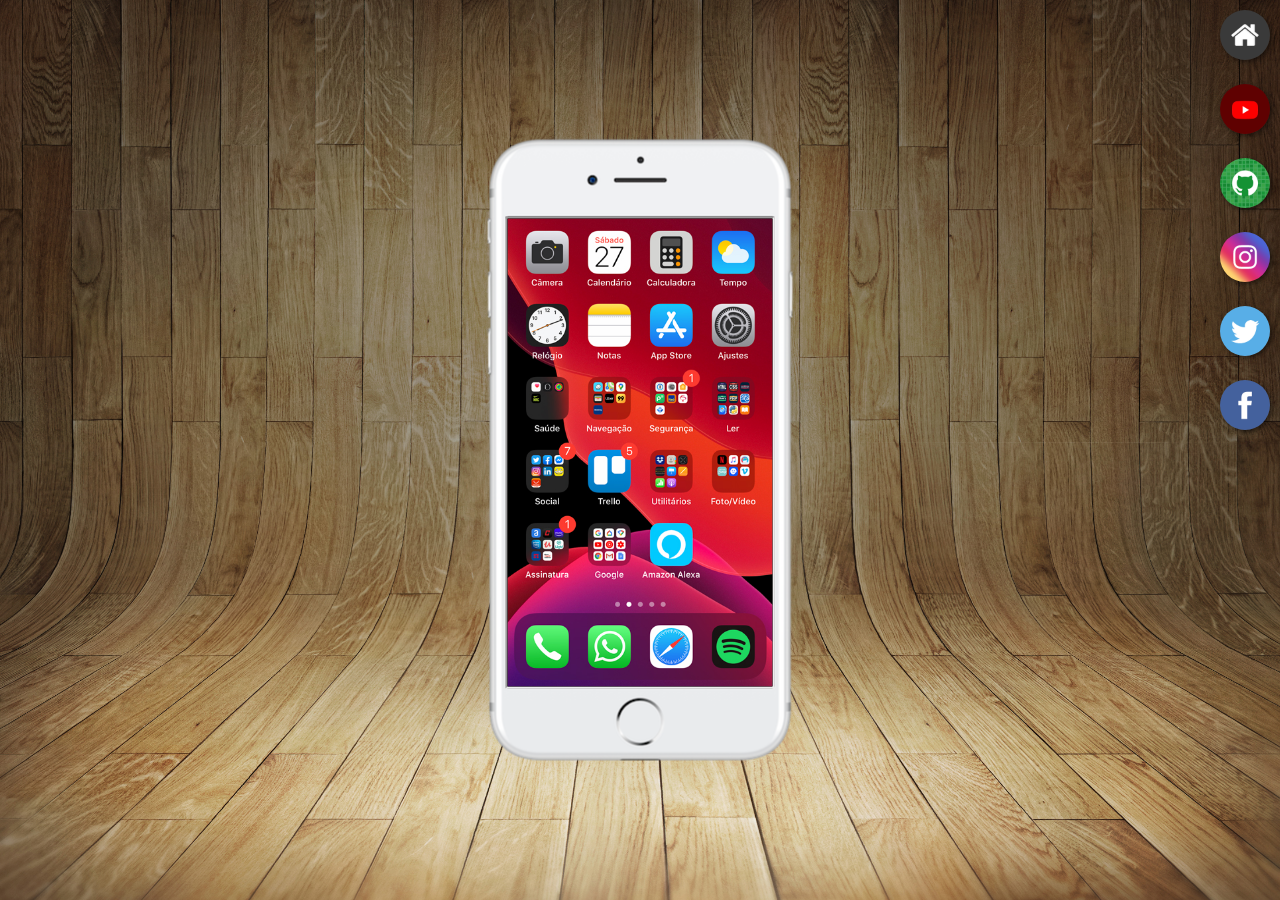
<file: index.html>
<!DOCTYPE html>
<html lang="pt-br">
<head>
    <meta charset="UTF-8">
    <meta name="viewport" content="width=device-width, initial-scale=1.0">
    <title>Projeto Redes Sociais</title>
    <link rel="shortcut icon" href="favicon.ico" type="image/x-icon">
    <link rel="stylesheet" href="estilos/style.css">
</head>
<body>
    <main>
        <section id="telefone">
            <iframe src="home.html" name="tela" id="tela">
                <p>Seu navegador não é compatível com isso...</p>
            </iframe>
        </section>  
       
       
        <section id="redes-sociais">

            <a href="home.html" target="tela"><img src="imagens/logo-home.jpg" alt="Home"></a><br>
            <a href="youtube.html" target="tela"><img src="imagens/logo-youtube.jpg" alt=">youtube"></a><br>
            <a href="github.html" target="tela"><img src="imagens/logo-github.jpg" alt="Github"></a><br>
            <a href="instagram.html" target="tela"><img src="imagens/logo-instagram.jpg"alt="logo-instagram"></a><br>
            <a href="twitter.html" target="tela"><img src="imagens/logo-twitter.jpg" alt="Twitter"></a><br>
            <a href="facebook.html" target="tela"><img src="imagens/logo-facebook.jpg" alt="Facebook"></a><br>

        </section>
    </main>
    
</body>
</html>
</file>
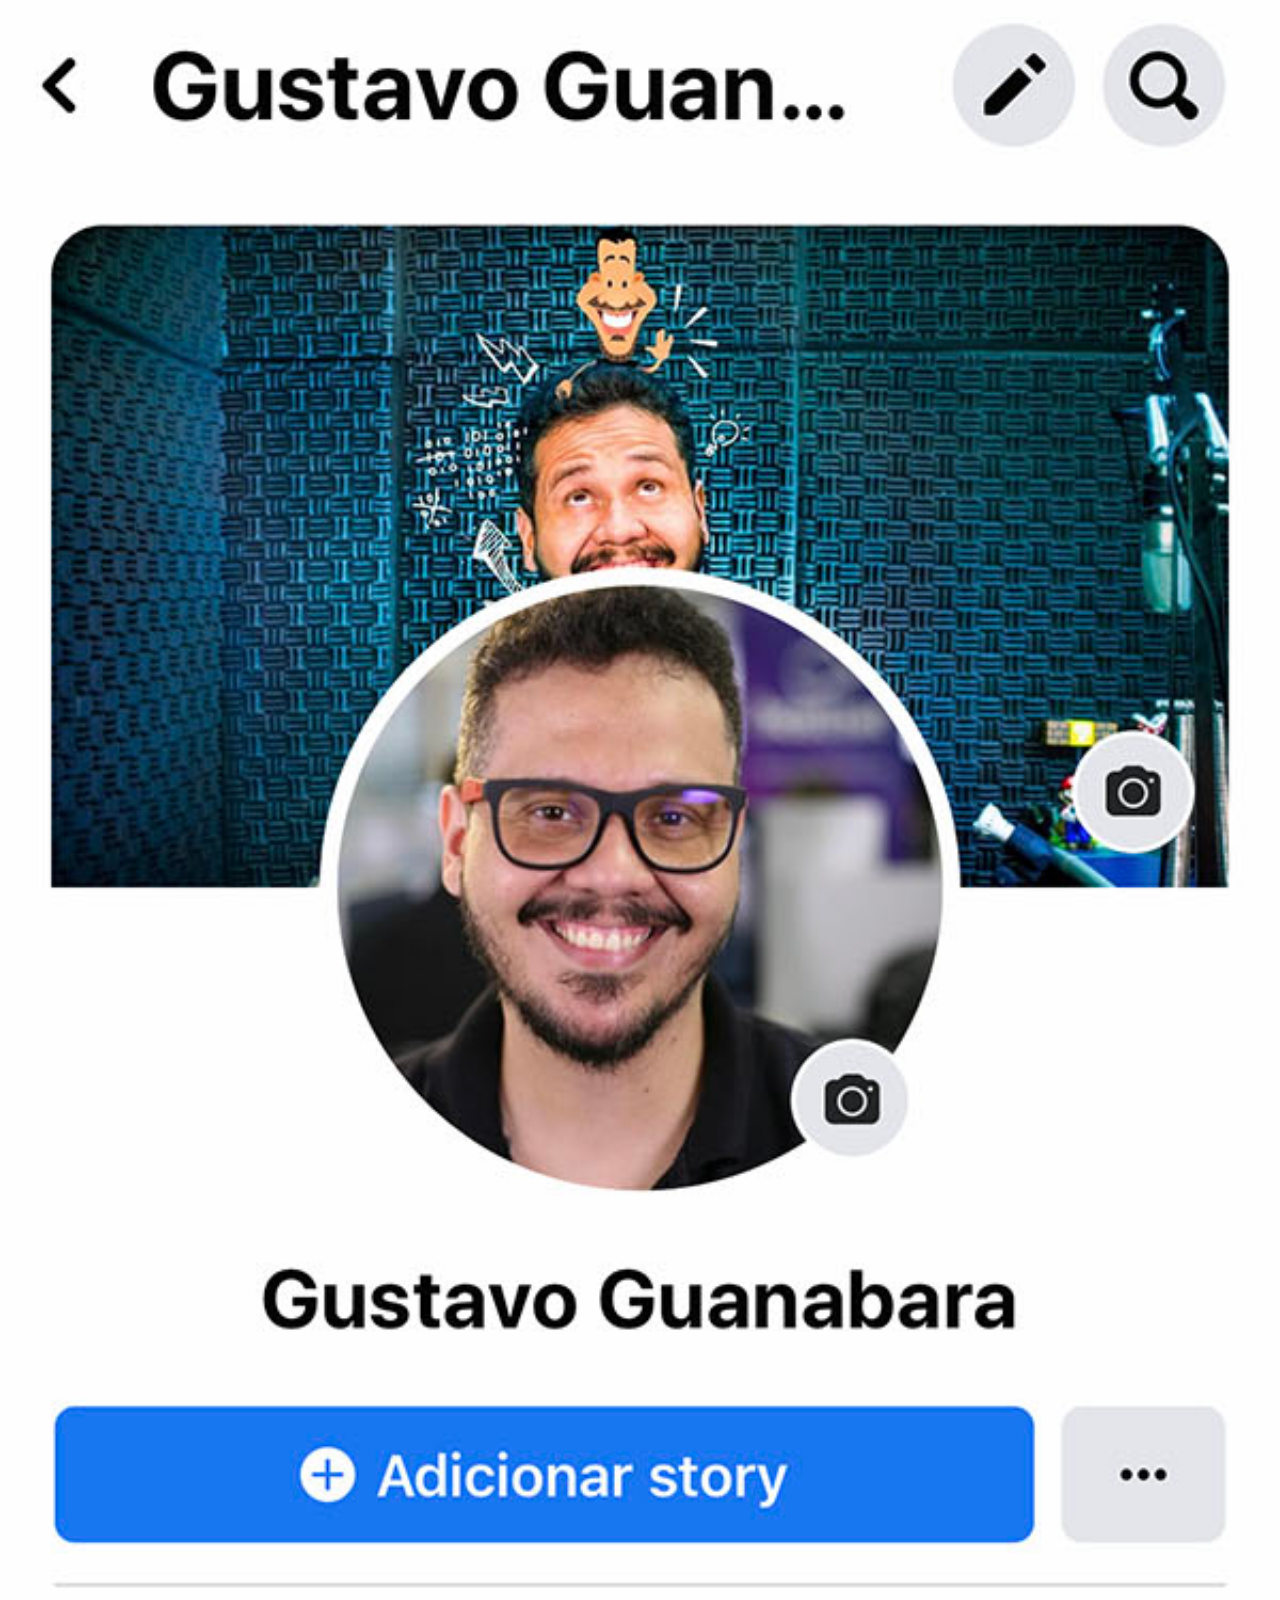
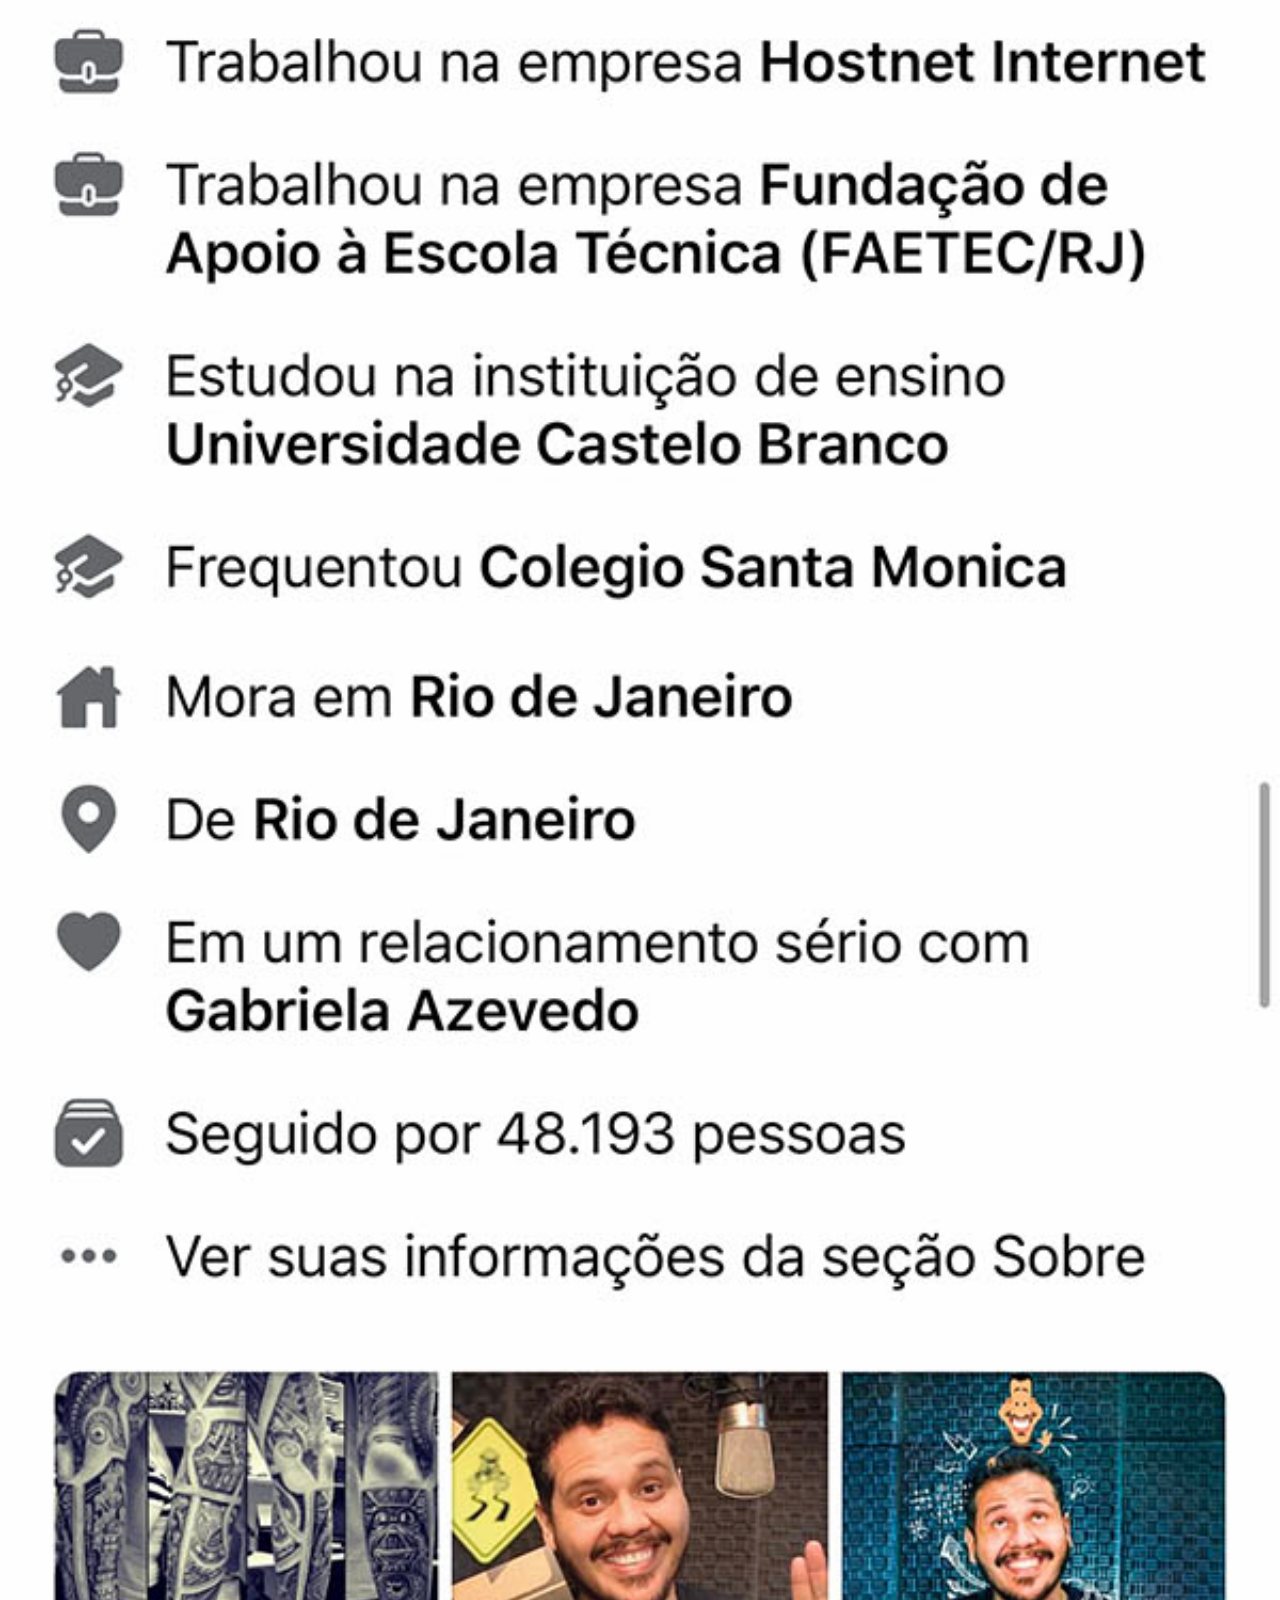
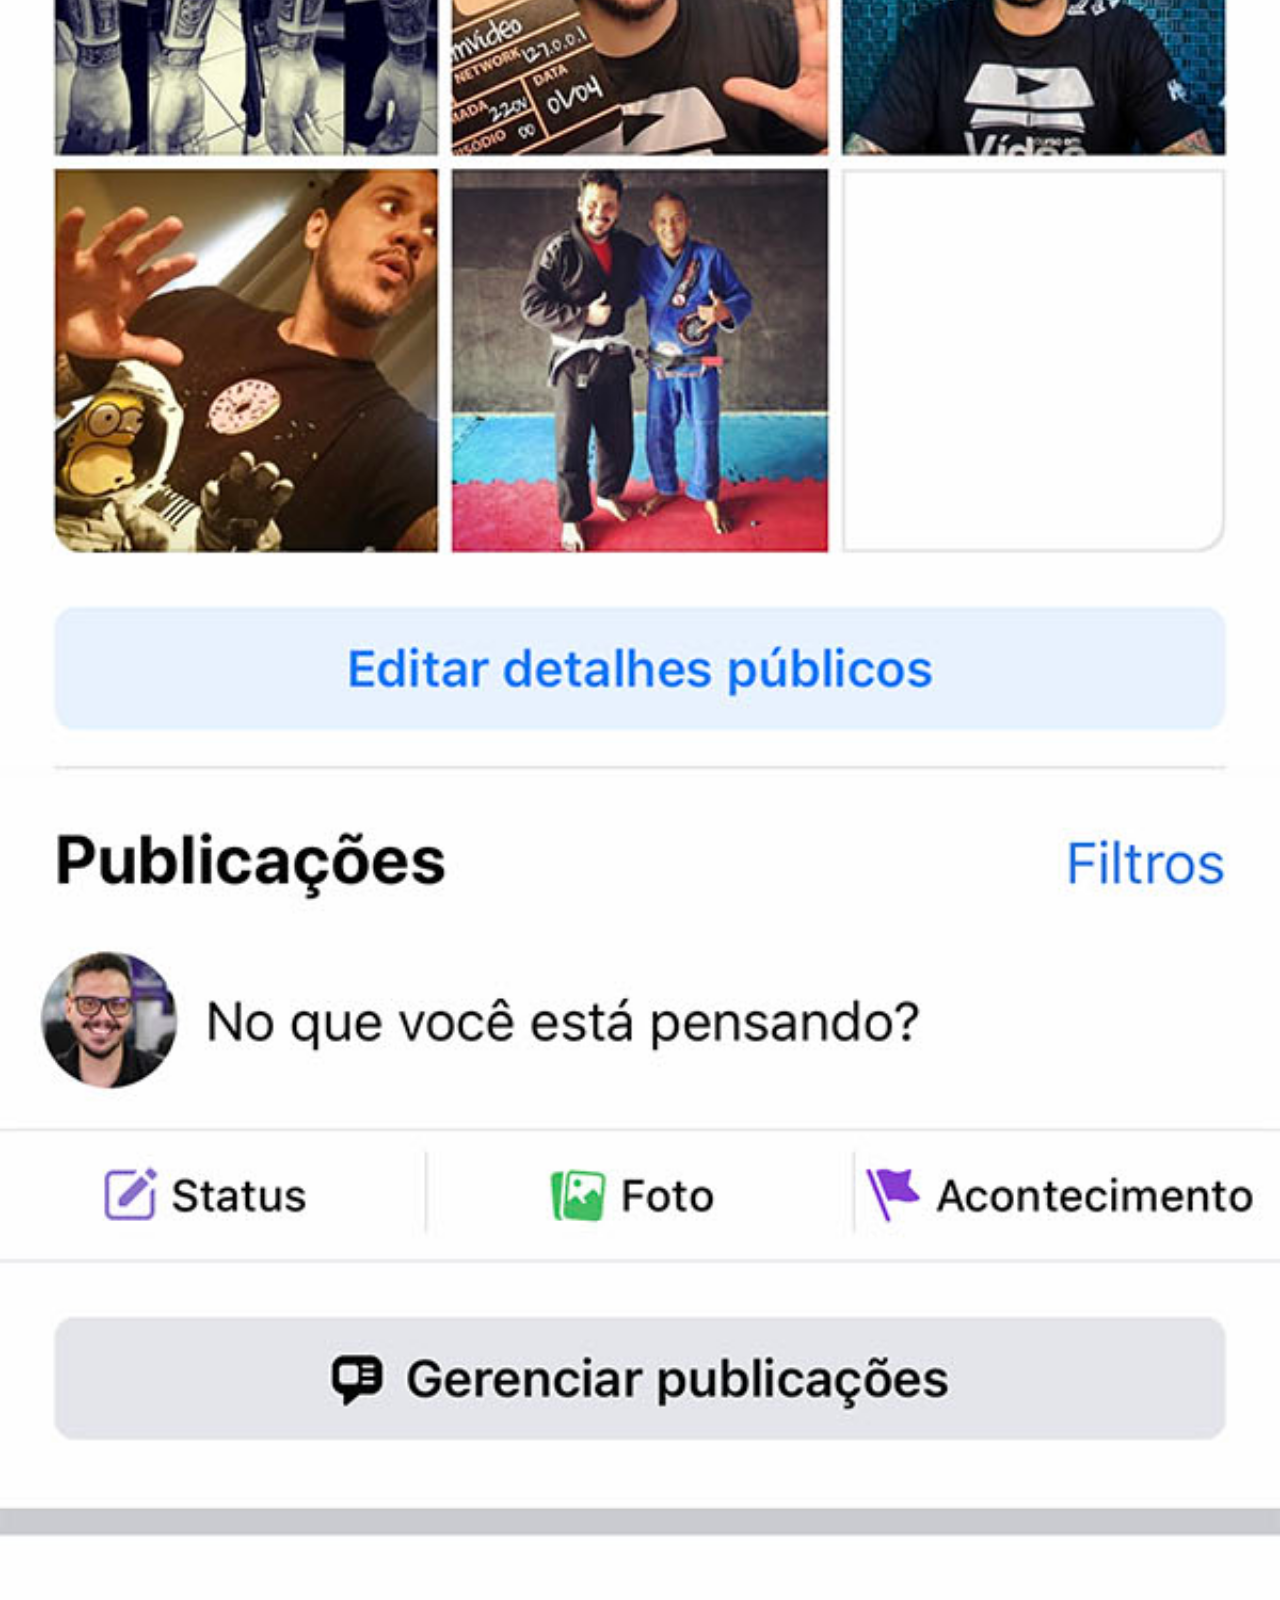
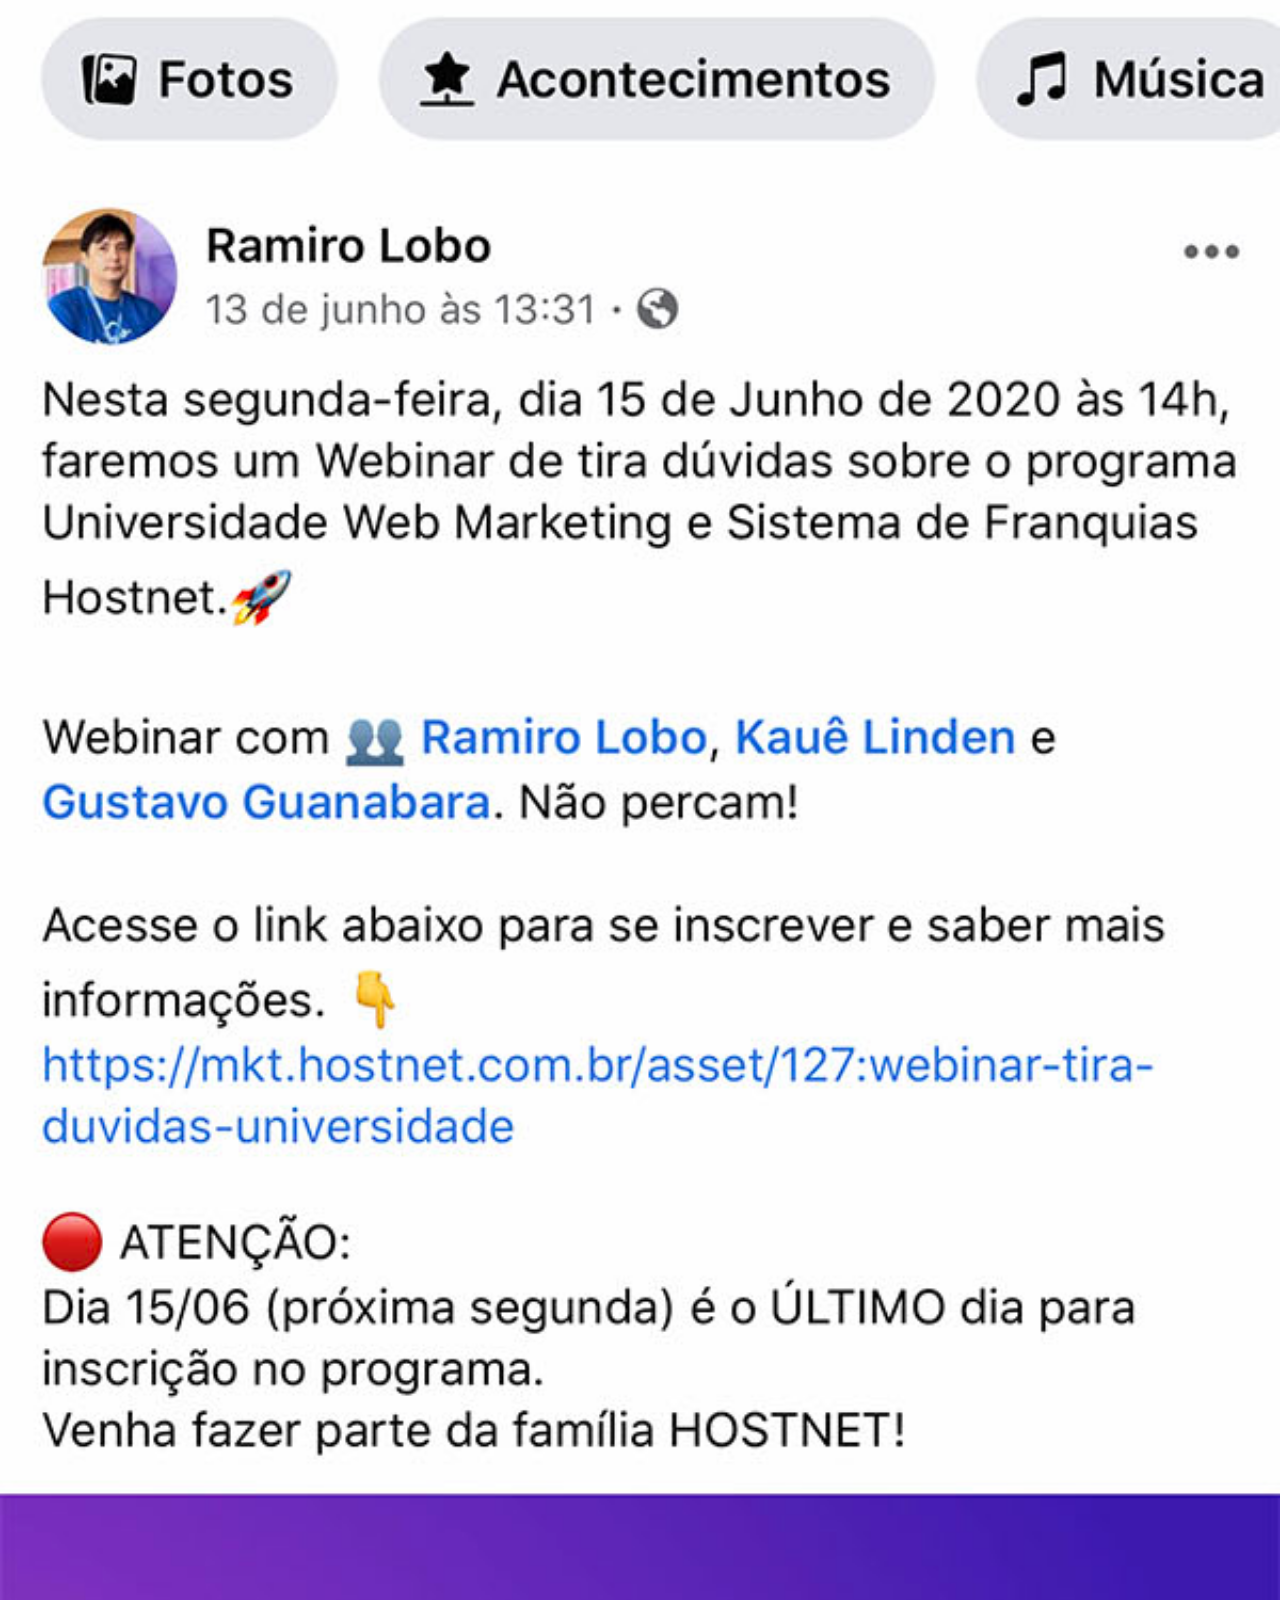
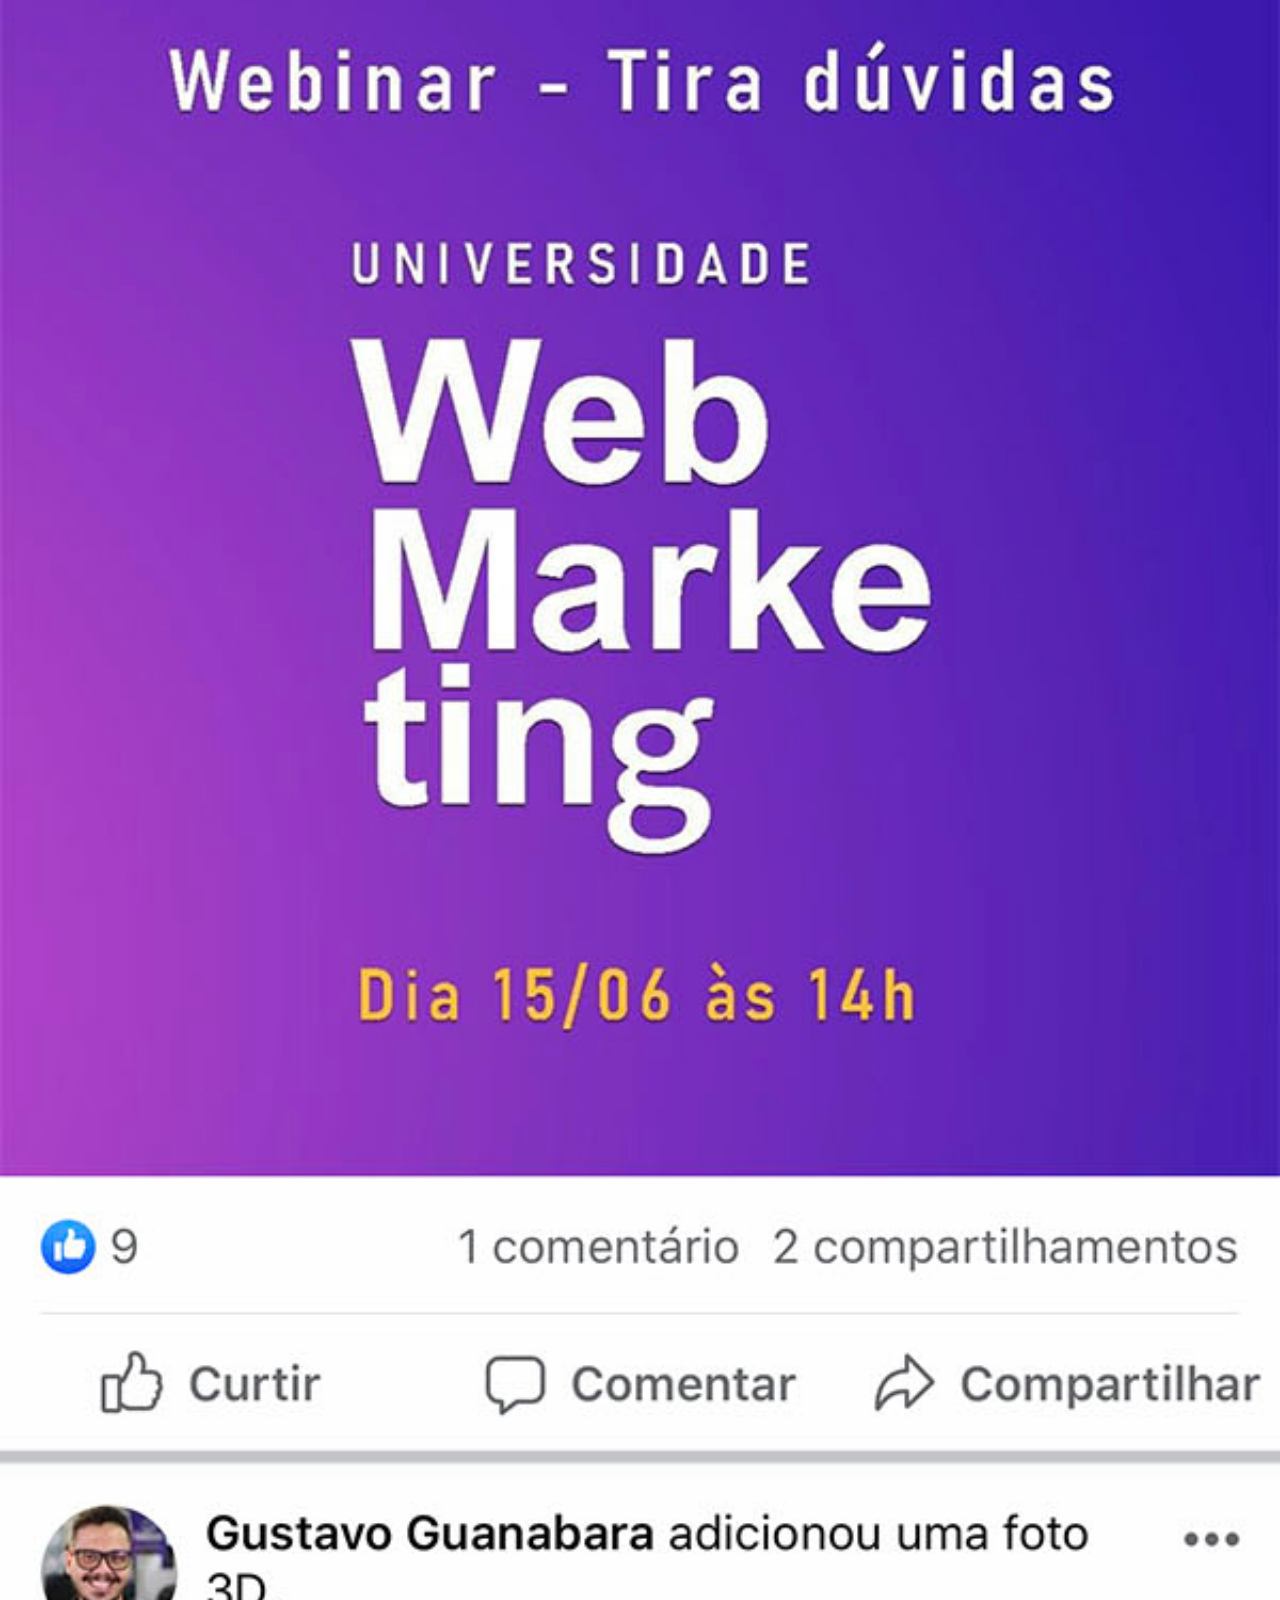
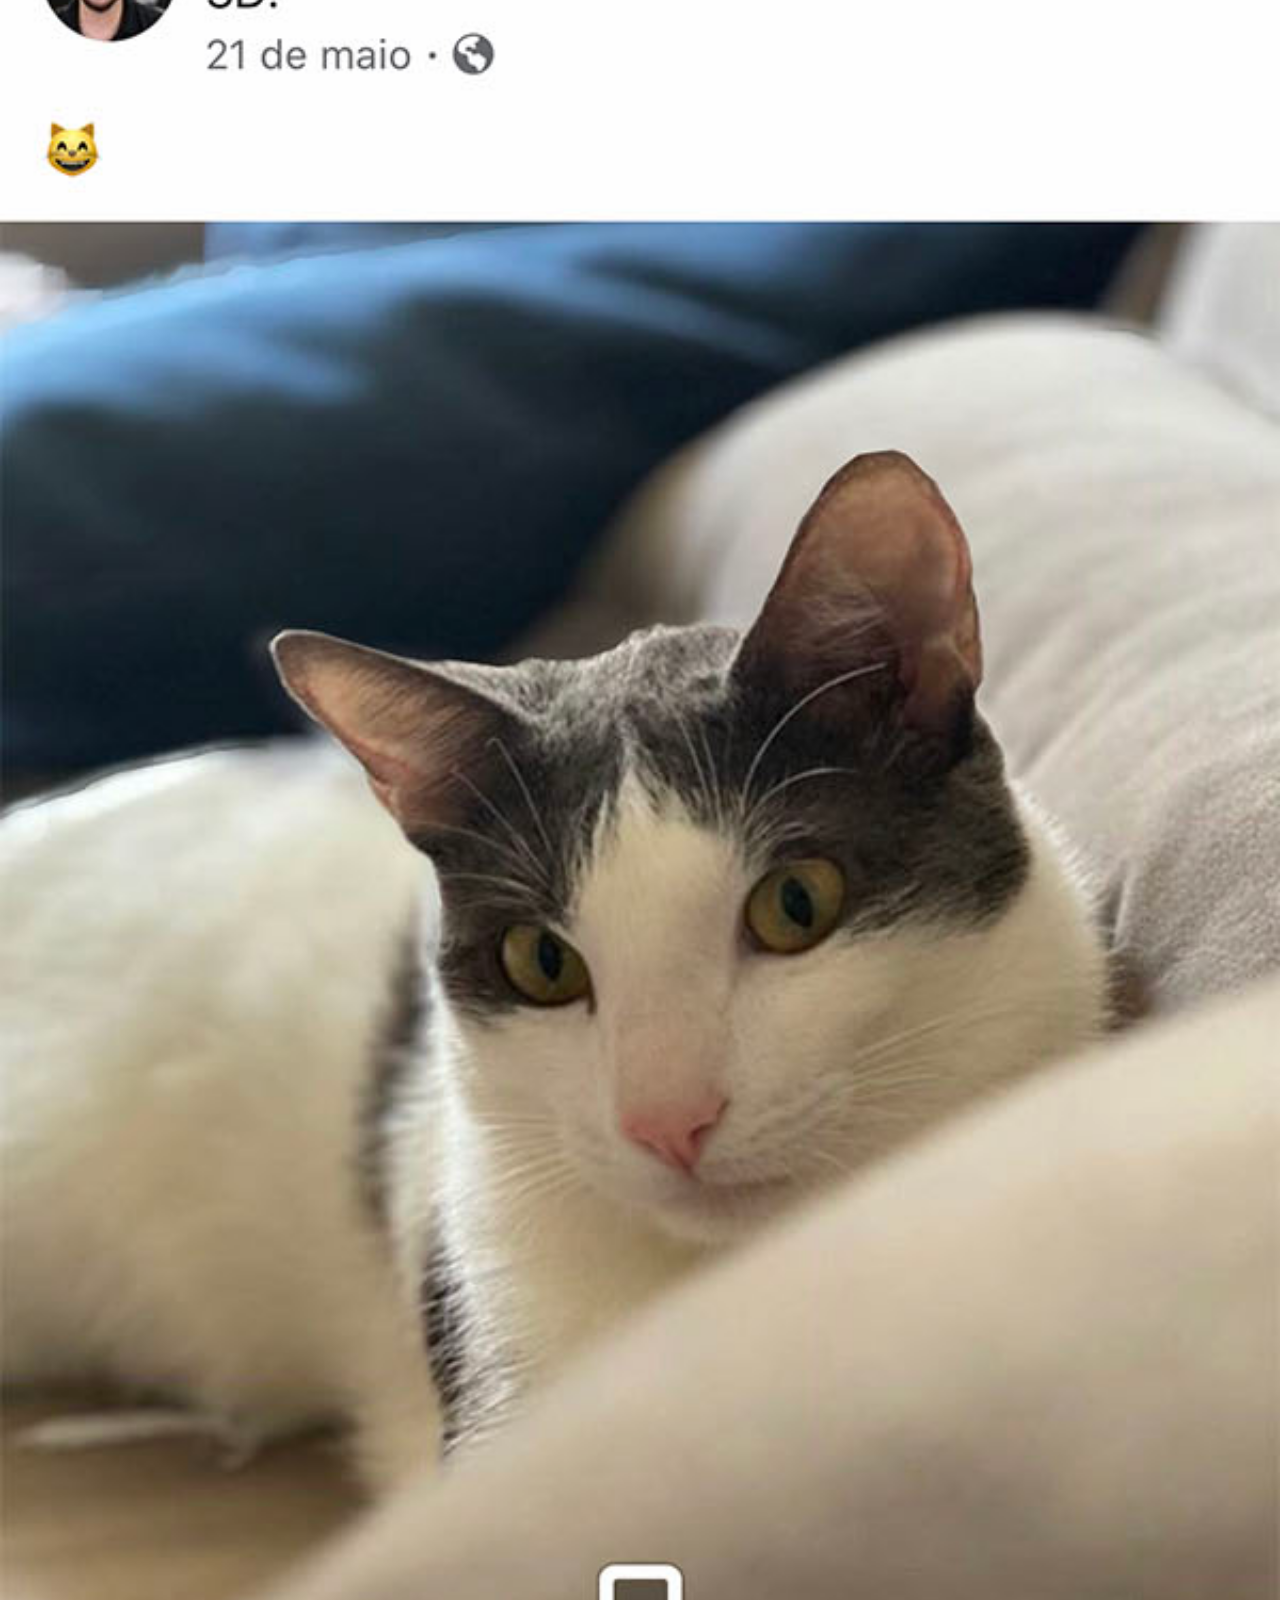
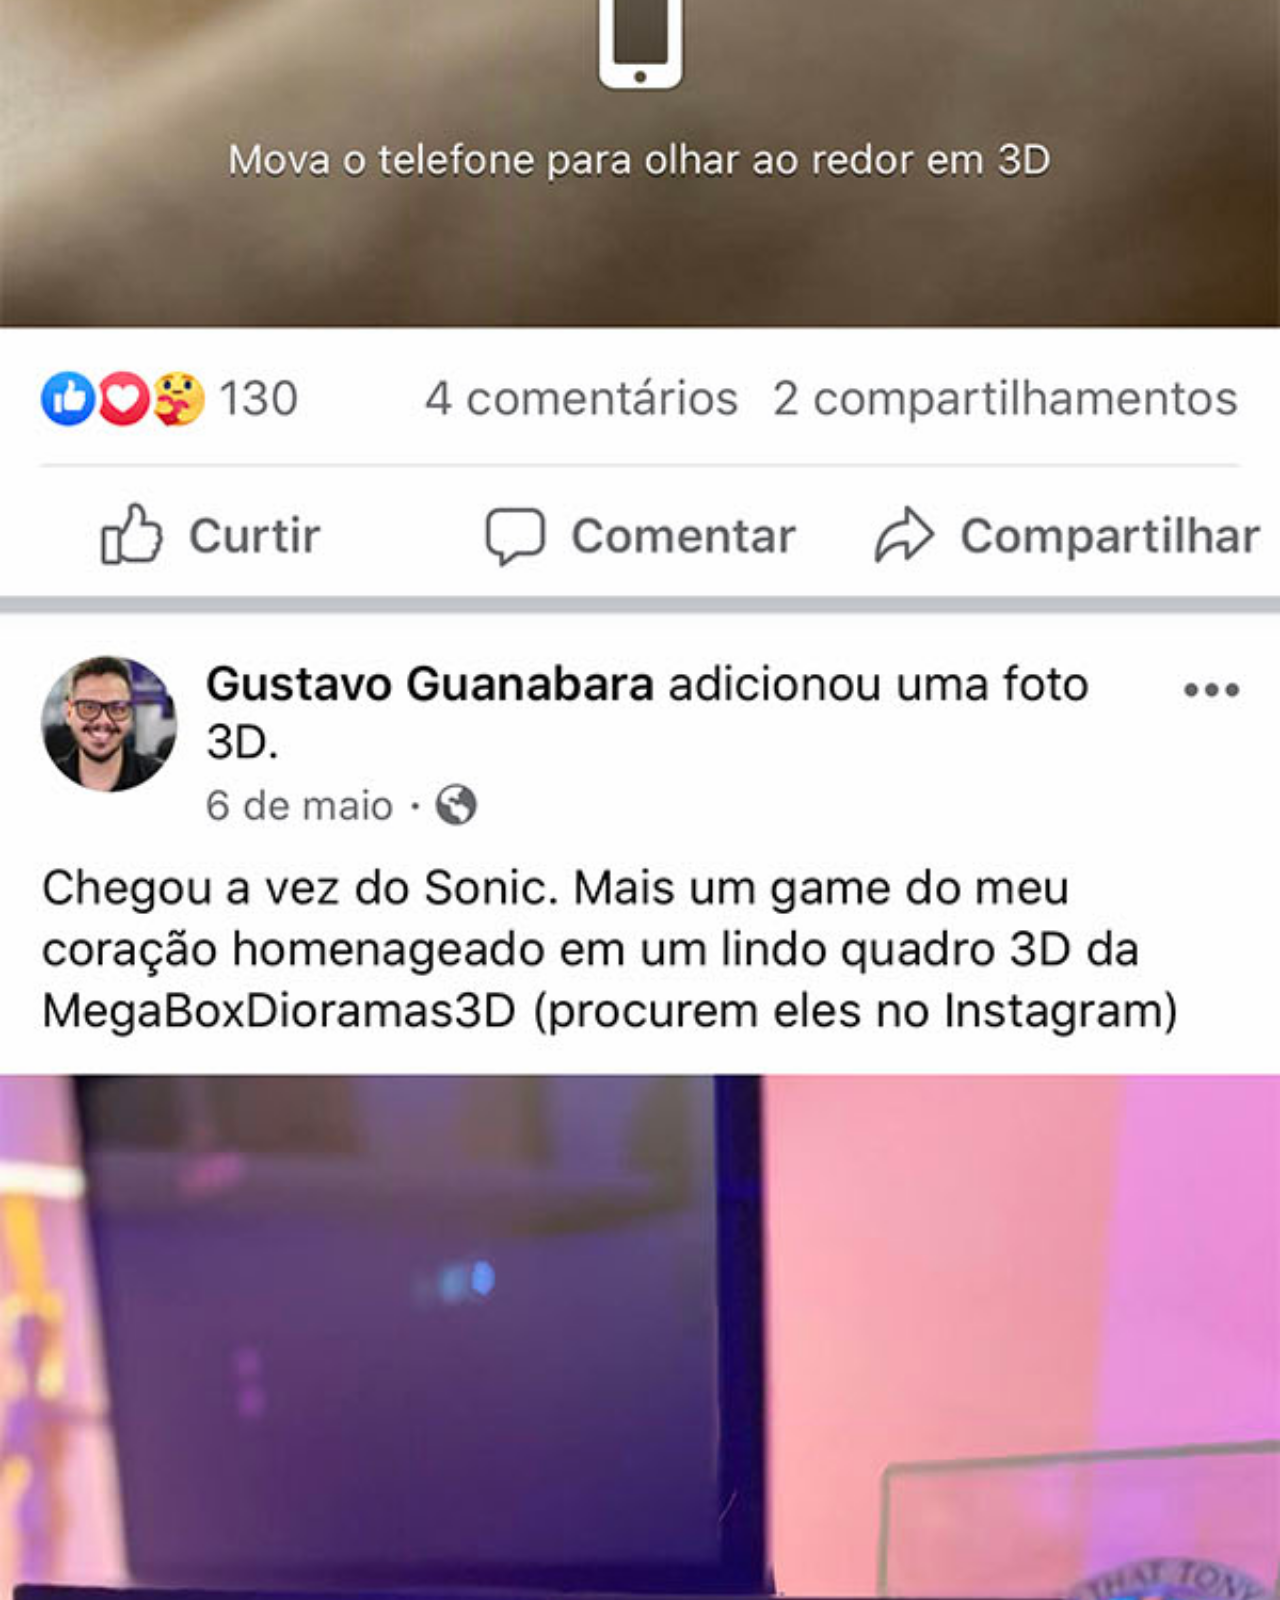
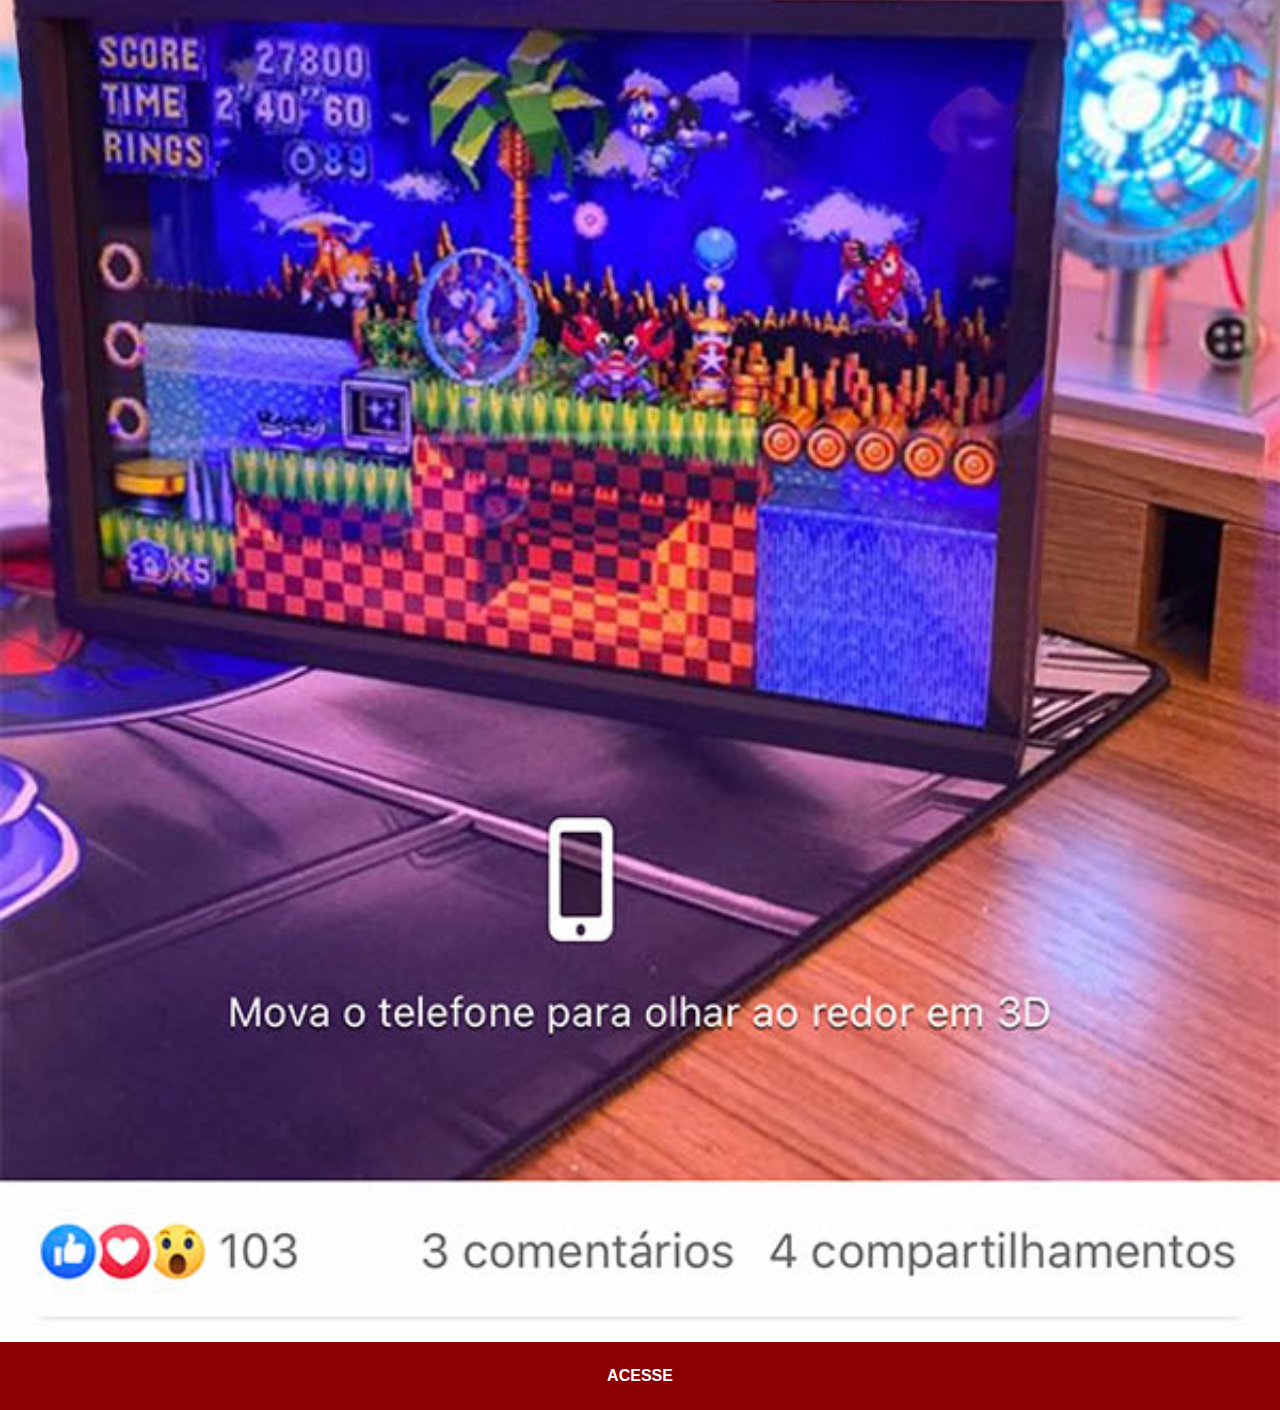
<file: facebook.html>
<!DOCTYPE html>
<html lang="pt-br">
<head>
    <meta charset="UTF-8">
    <meta name="viewport" content="width=device-width, initial-scale=1.0">
    <title>Document</title>
    <link rel="stylesheet" href="estilos/social.css">
</head>
<body>
    <img src="imagens/tela-facebook.jpg" alt="Facebook">

    <a href="https://www.facebook.com/gustavoguanabara/?locale=pt_PT" target="_blank">ACESSE</a>
    
</body>
</html>
</file>
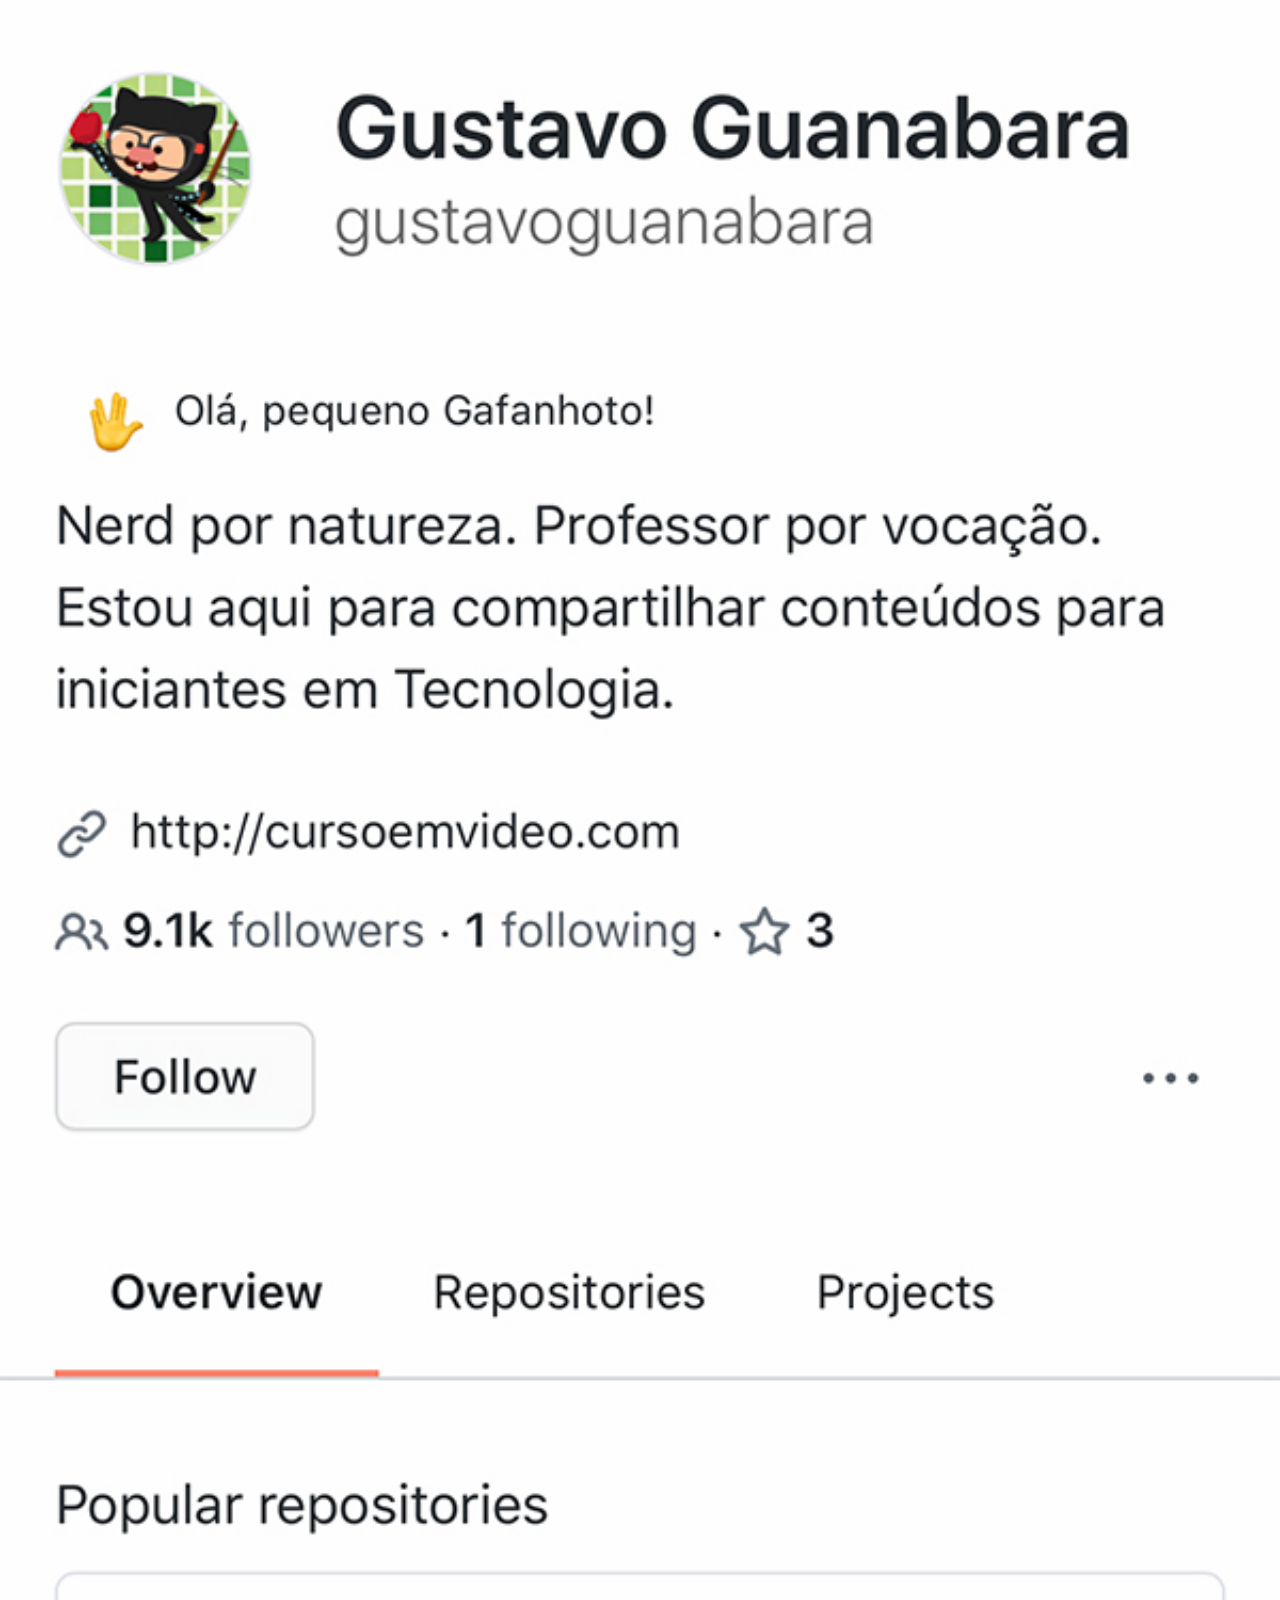
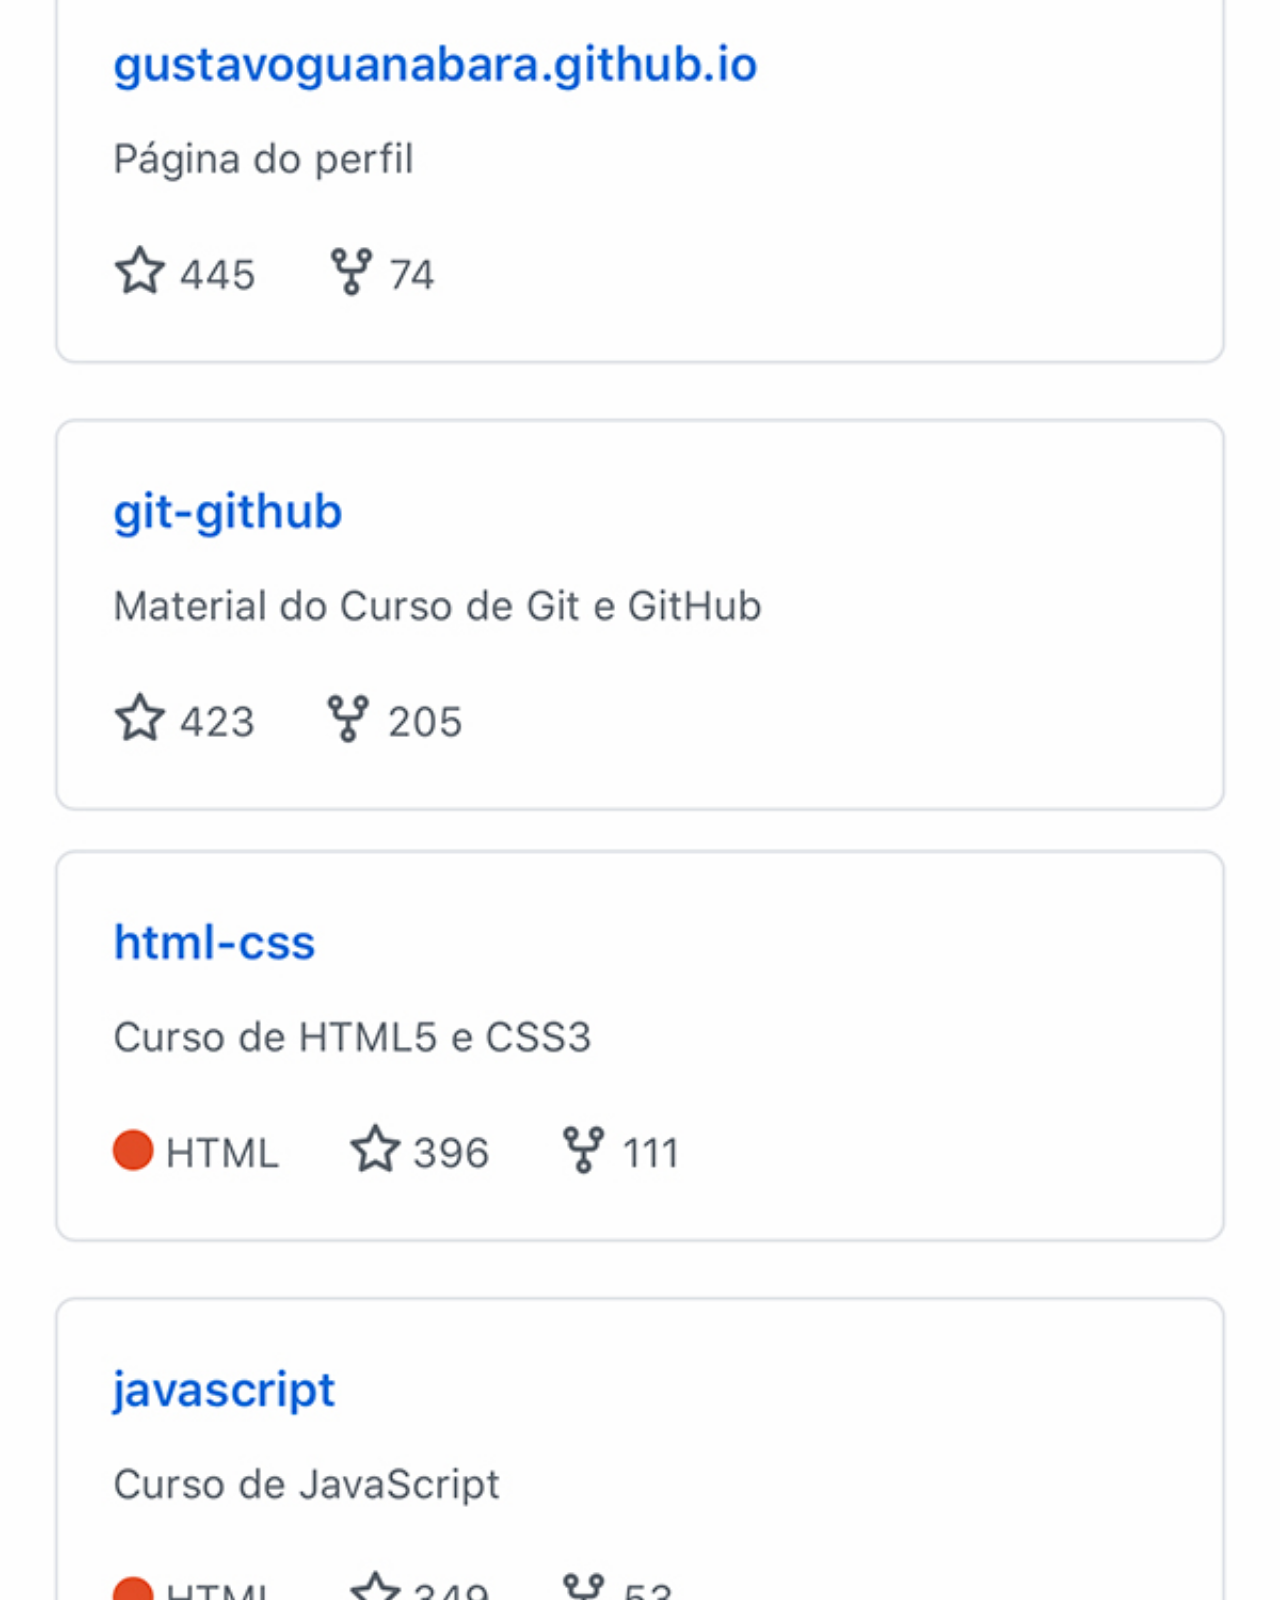
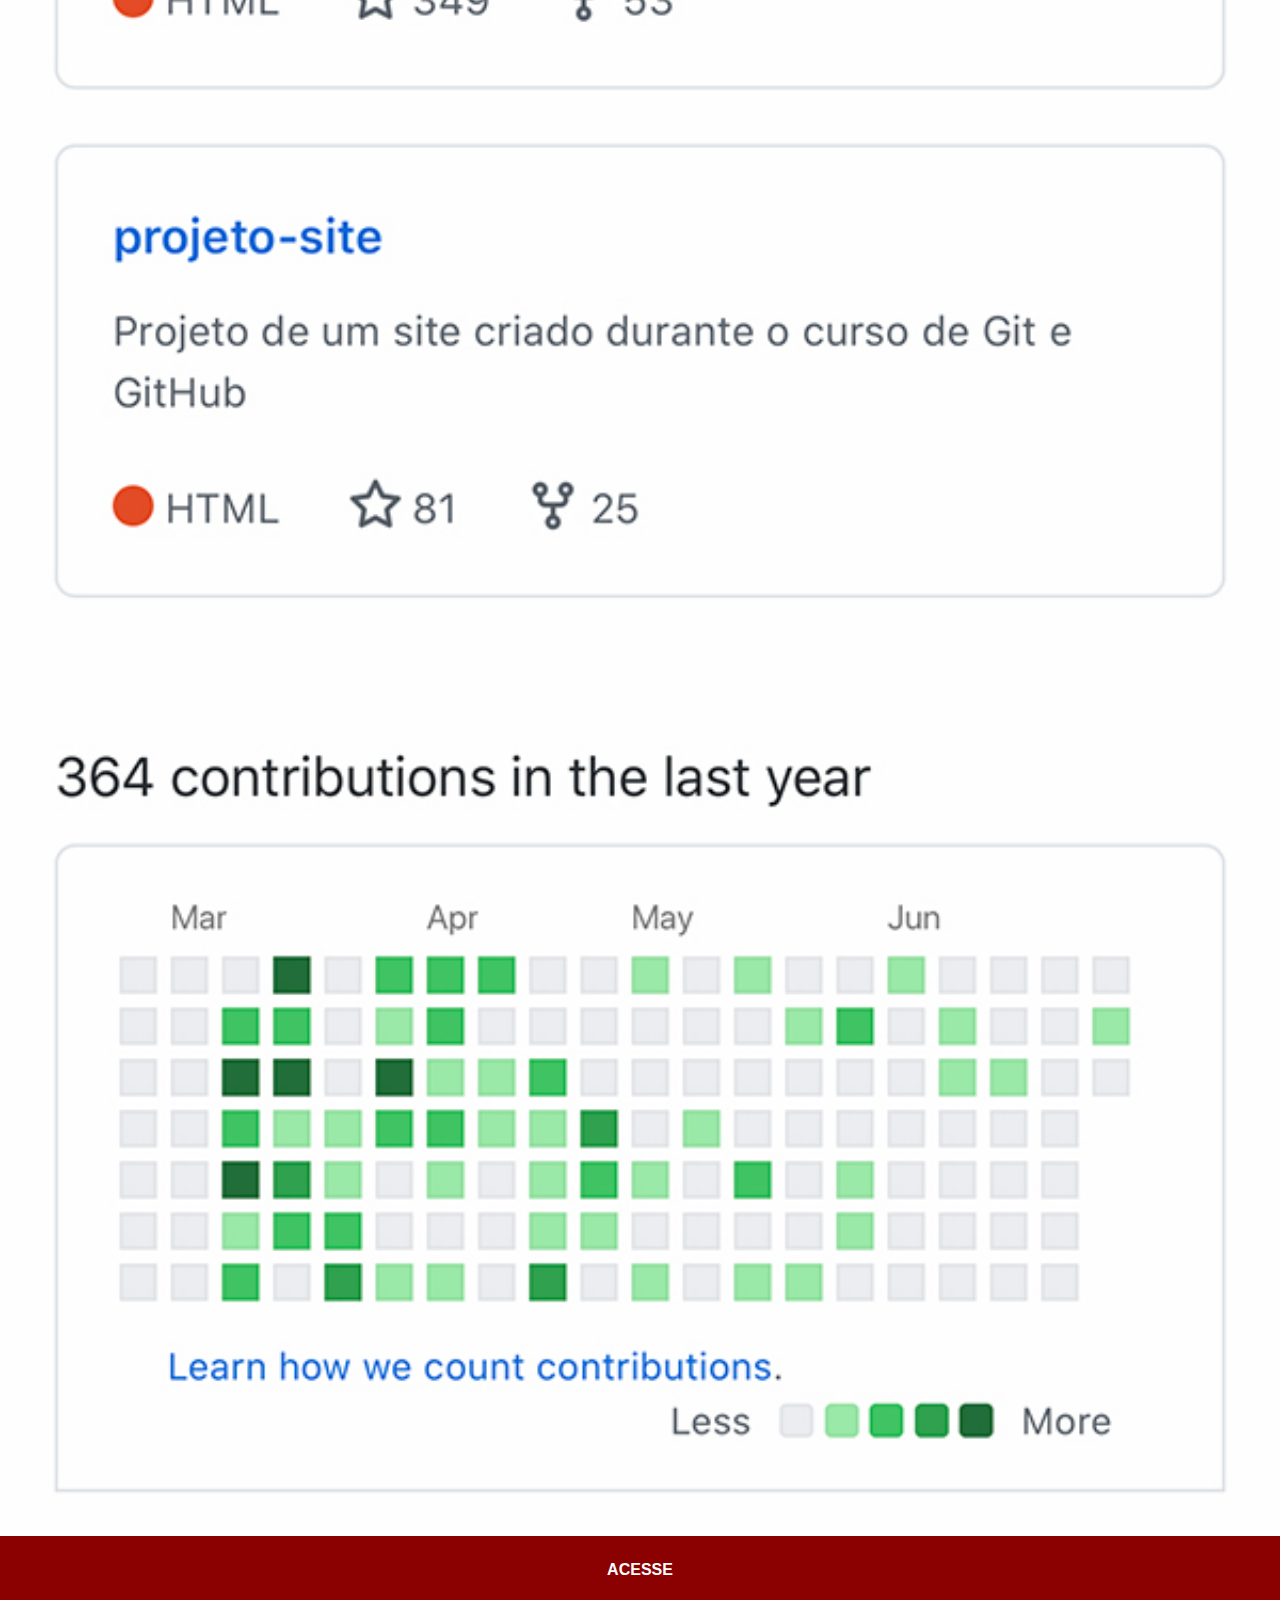
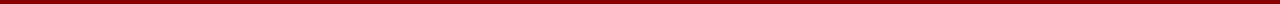
<file: github.html>
<!DOCTYPE html>
<html lang="pt-br">
<head>
    <meta charset="UTF-8">
    <meta name="viewport" content="width=device-width, initial-scale=1.0">
    <title>Document</title>
    <link rel="stylesheet" href="estilos/social.css">
</head>
<body>
    <img src="imagens/tela-github.jpg" alt="github">

    <a href="https://github.com/gustavoguanabara" target="_blank">ACESSE</a>
    
</body>
</html>
</file>
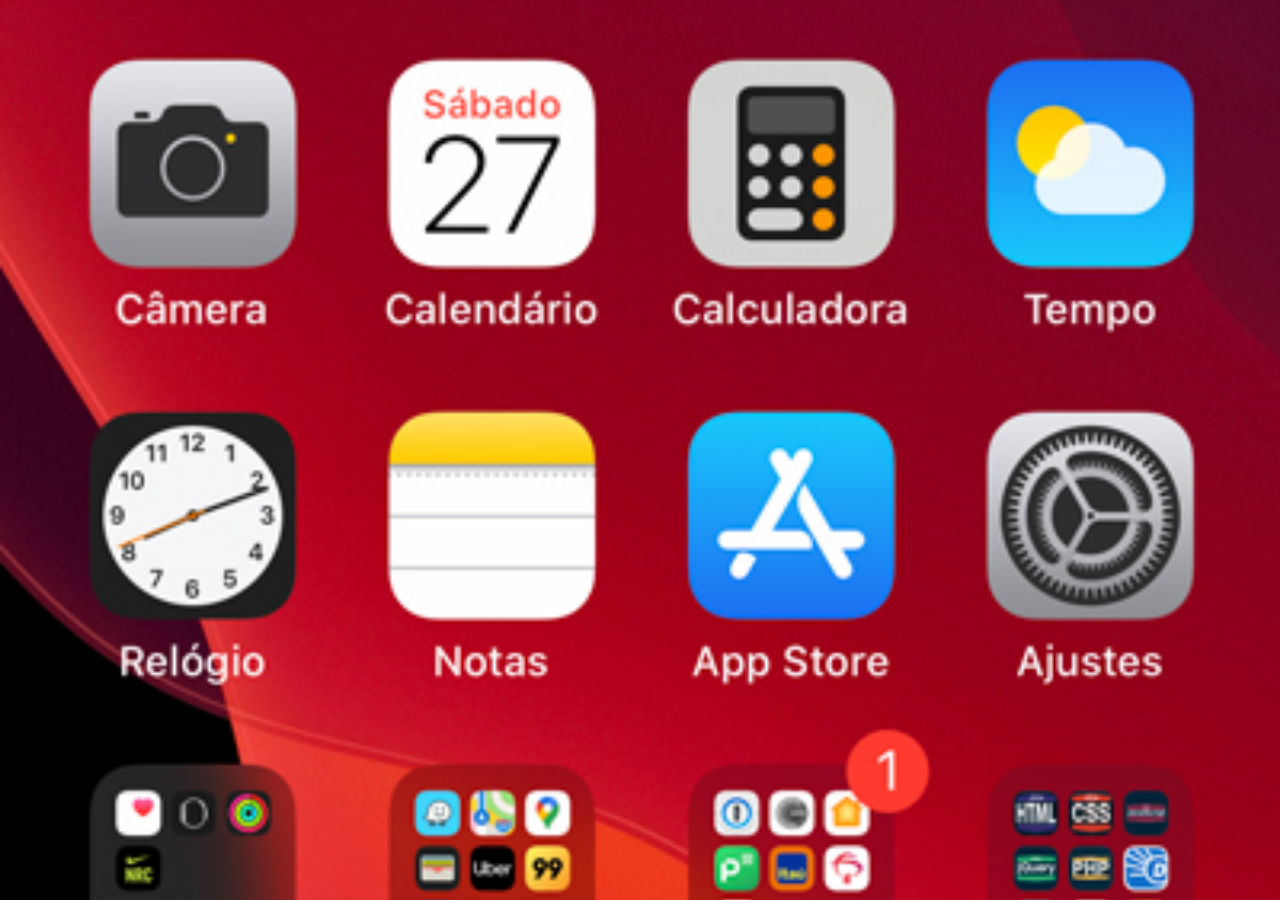
<file: home.html>
<!DOCTYPE html>
<html lang="pt-br">
<head>
    <meta charset="UTF-8">
    <meta name="viewport" content="width=device-width, initial-scale=1.0">
    <title>Home</title>
    <style>
        *{
            margin: 0px;
            padding: 0px;
        }
        body{
            height: 100vh;
            width: 100vw;
            background: black url(imagens/tela-home.jpg) no-repeat top center;
            background-size: cover;
        }


    </style>
</head>
<body>
    
</body>
</html>
</file>
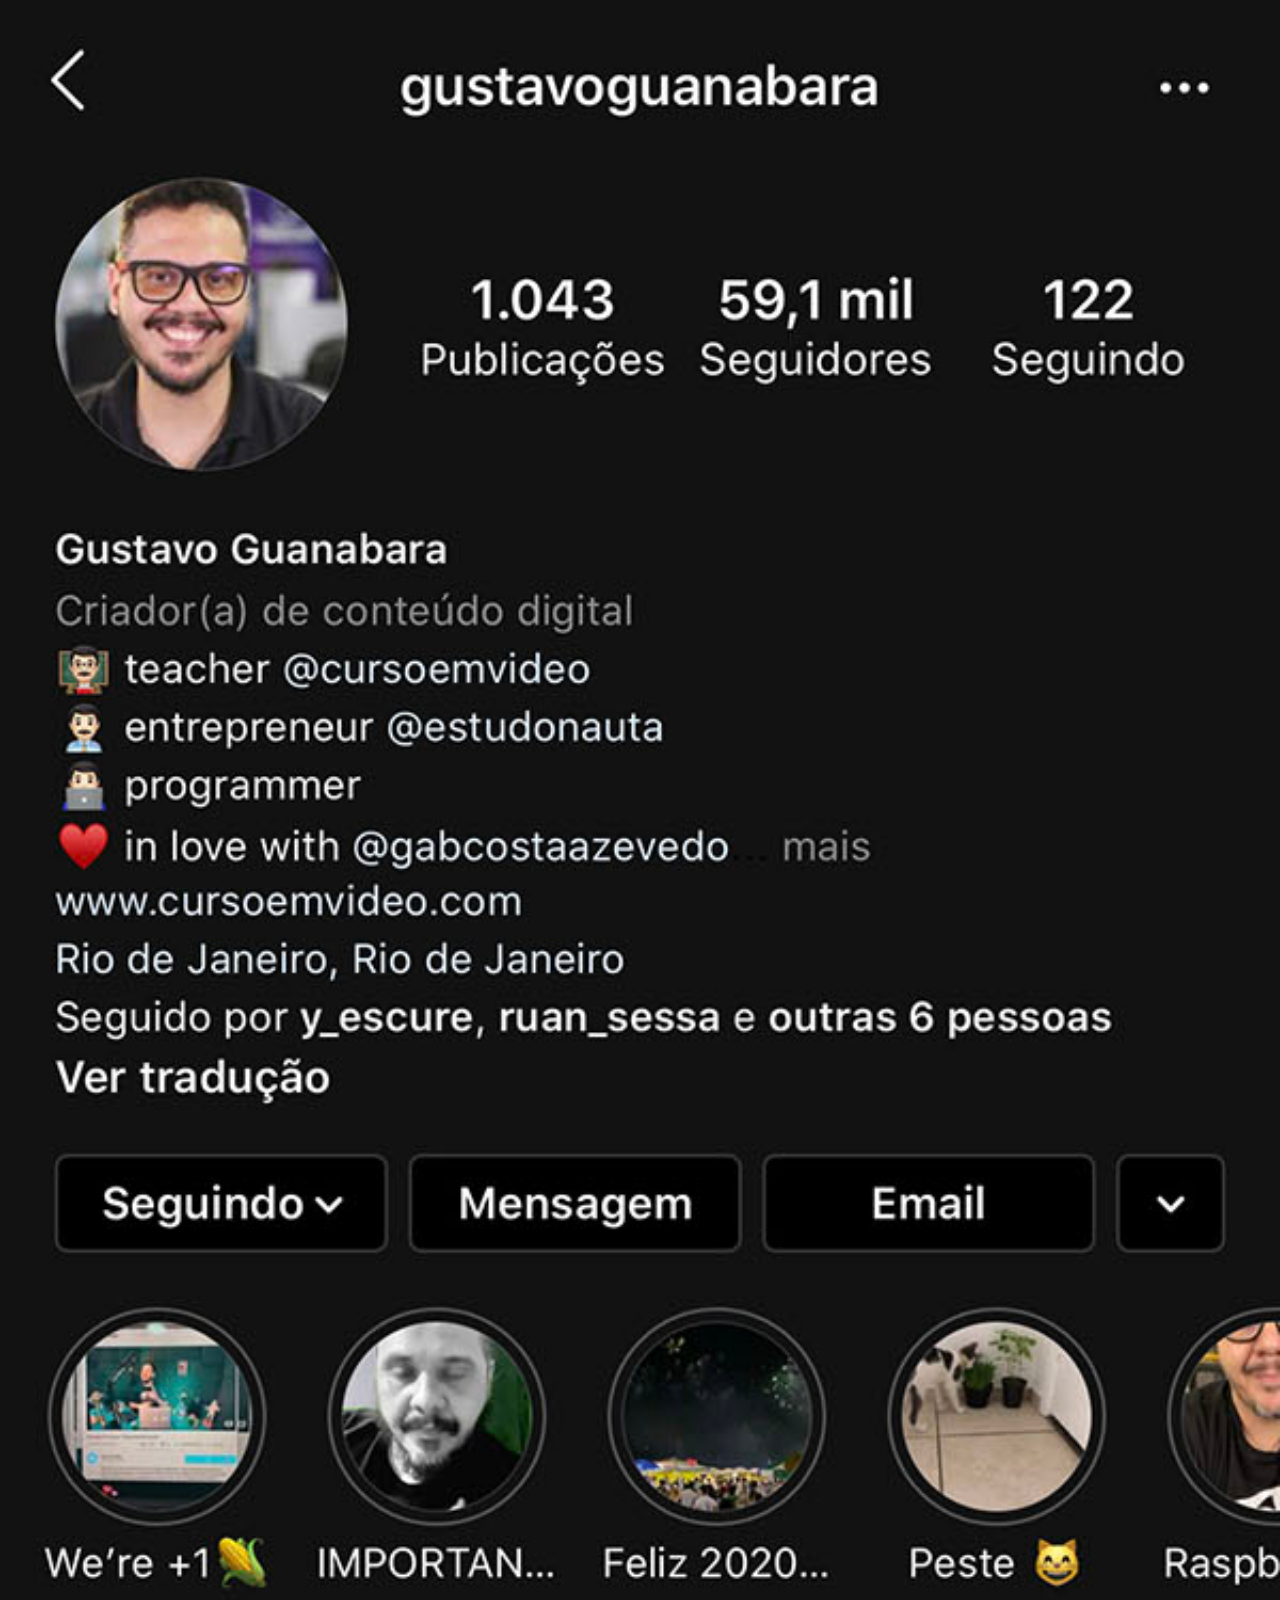
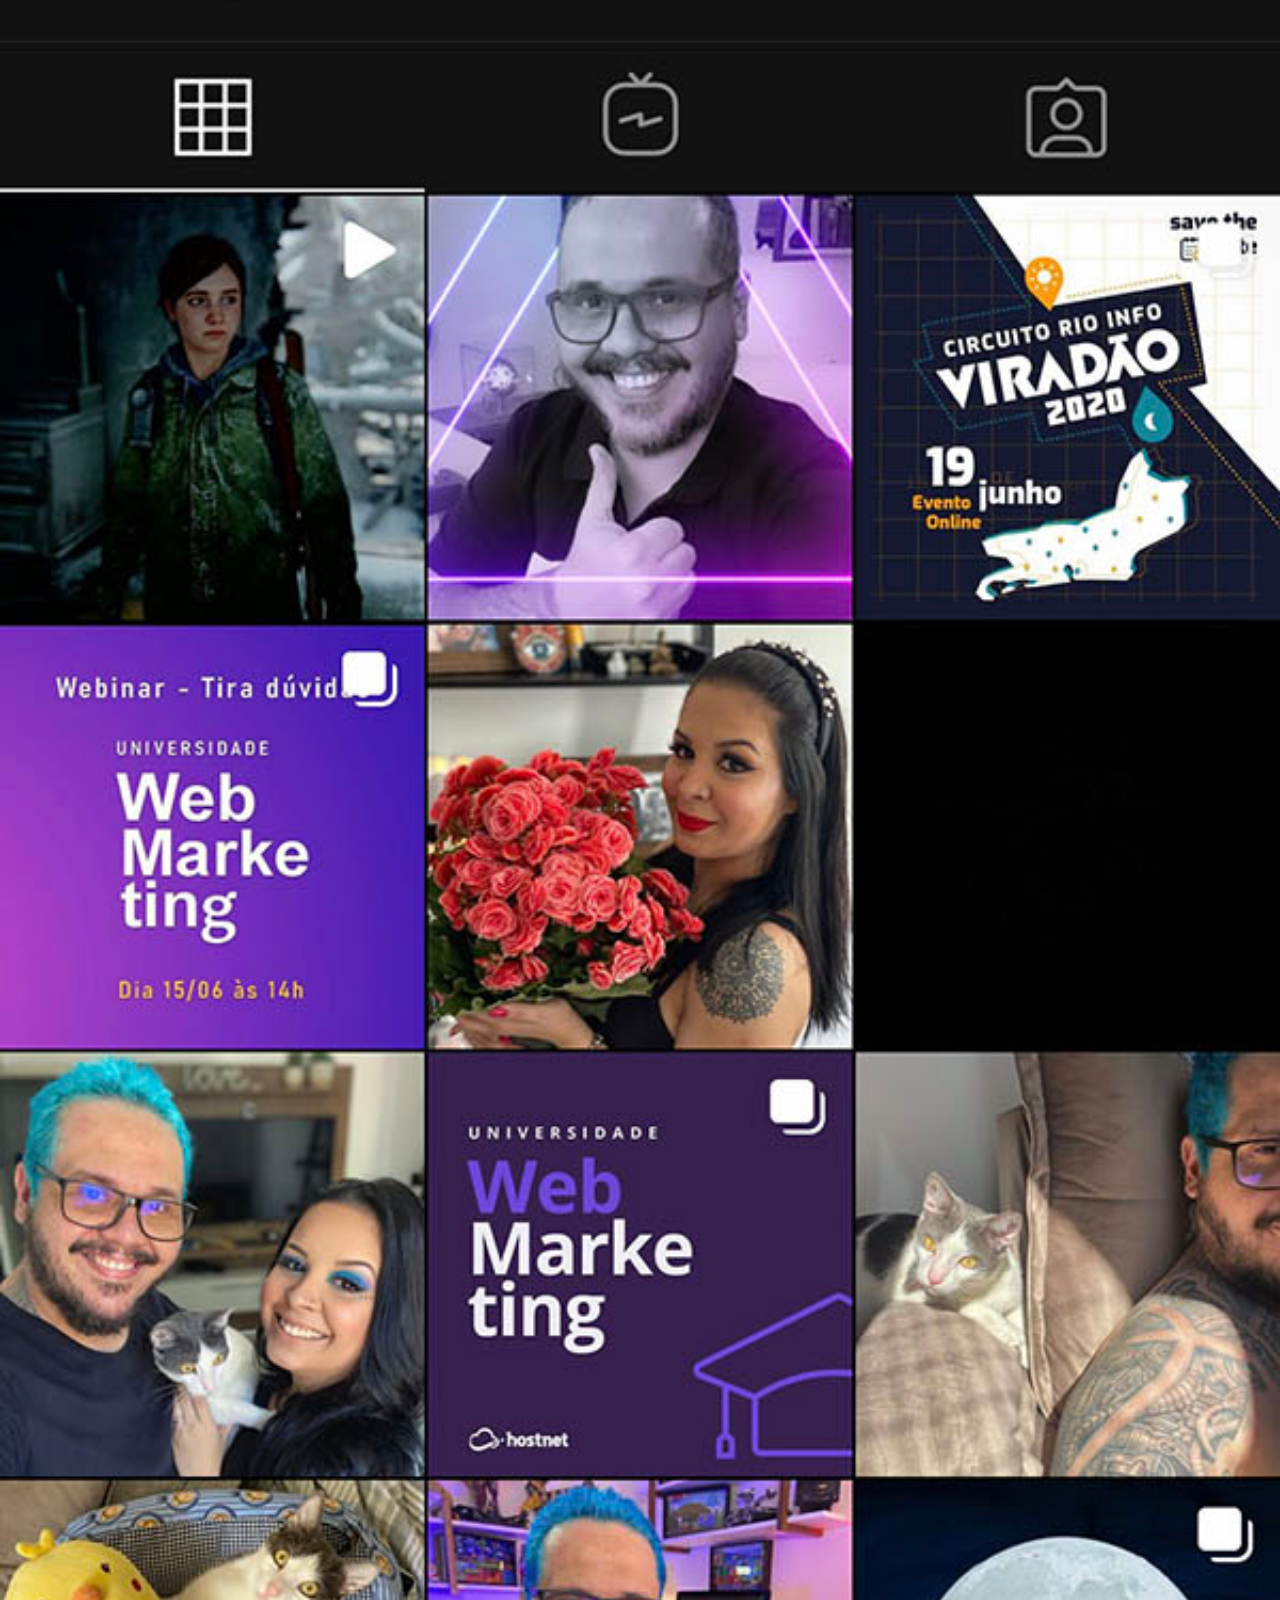
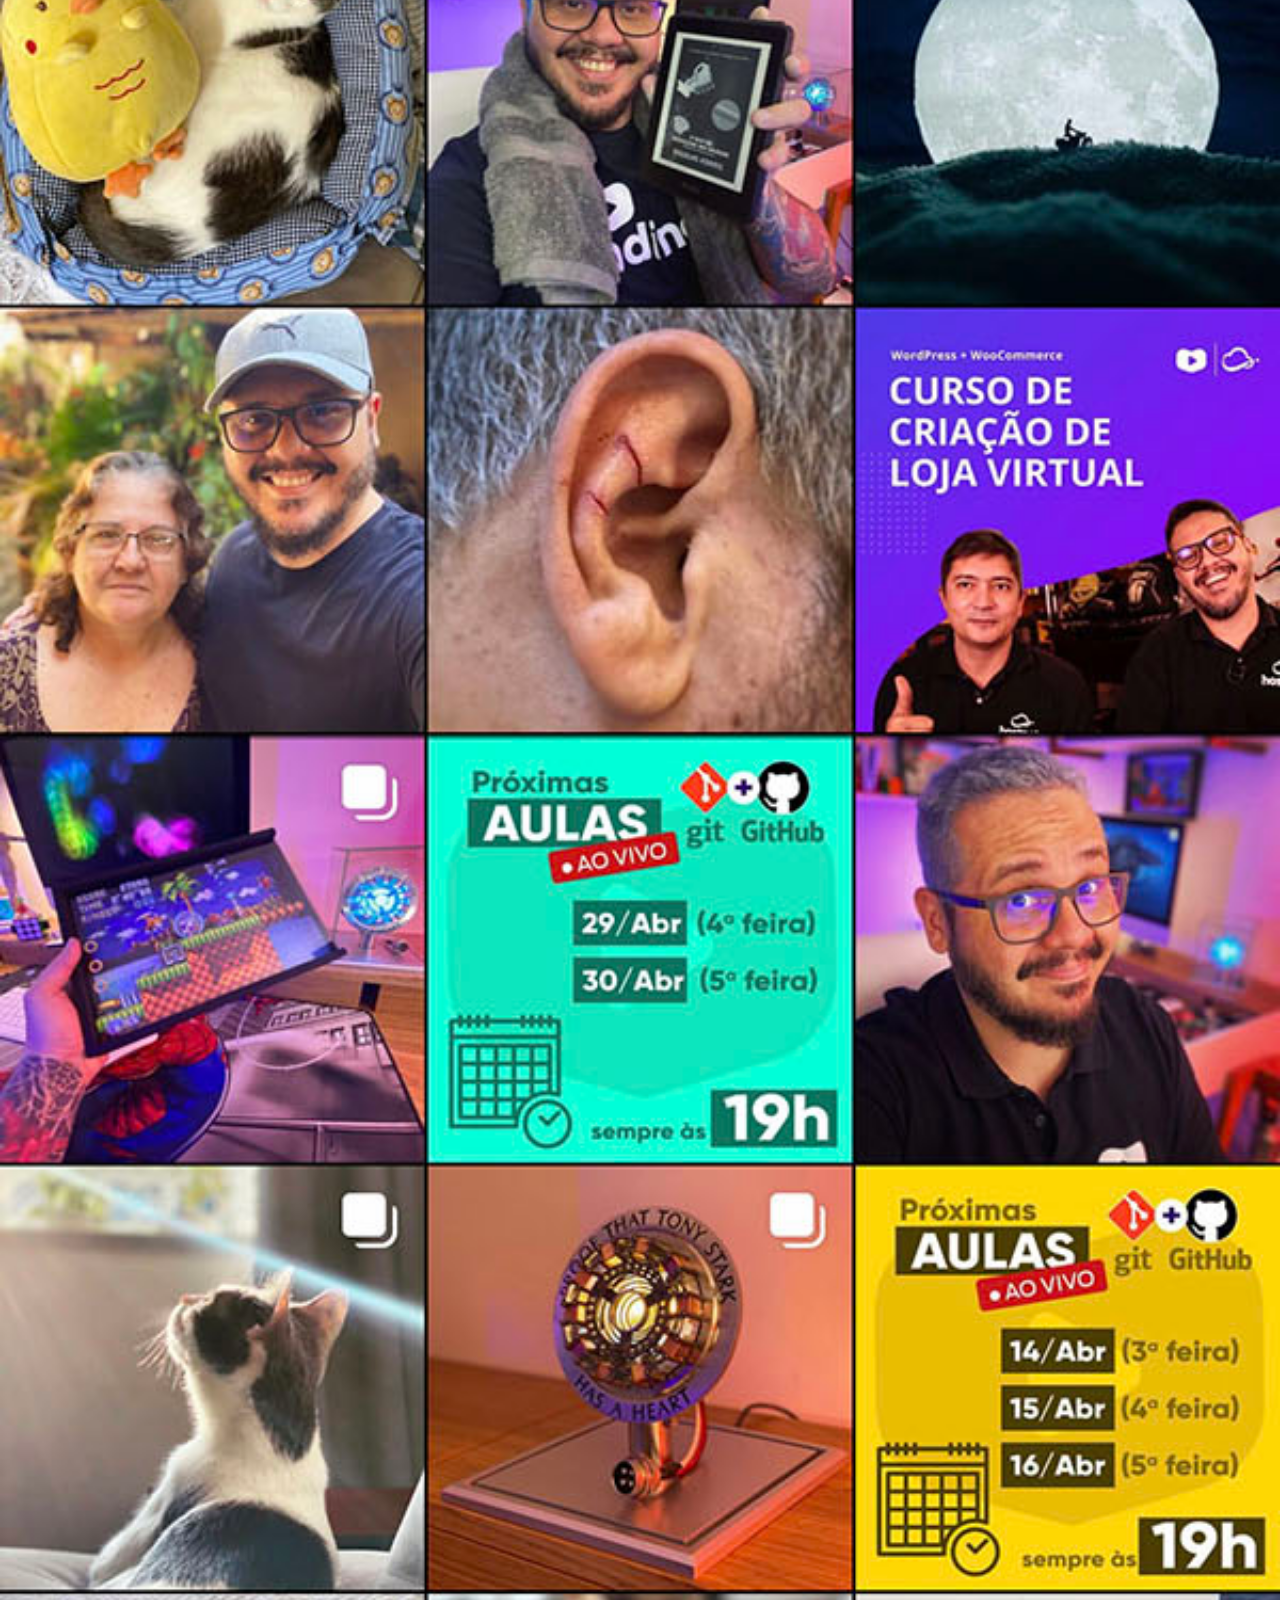
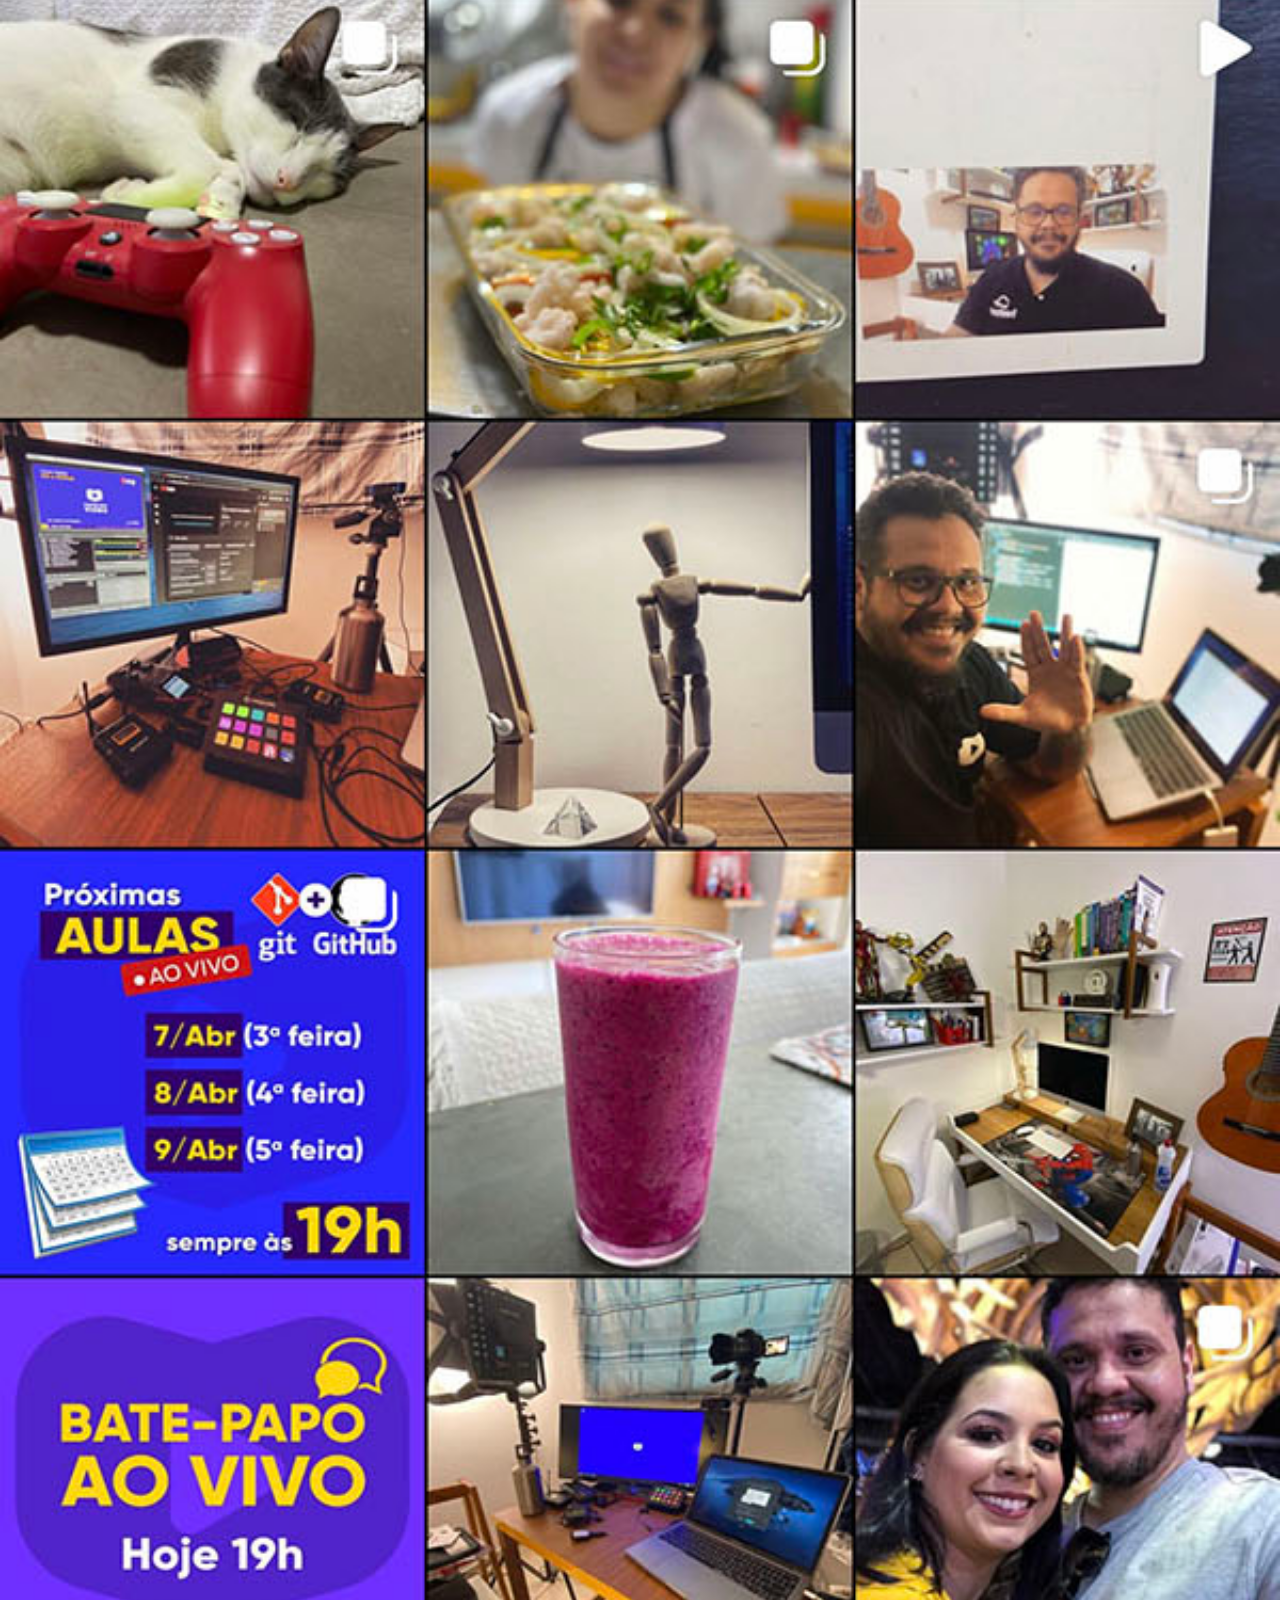
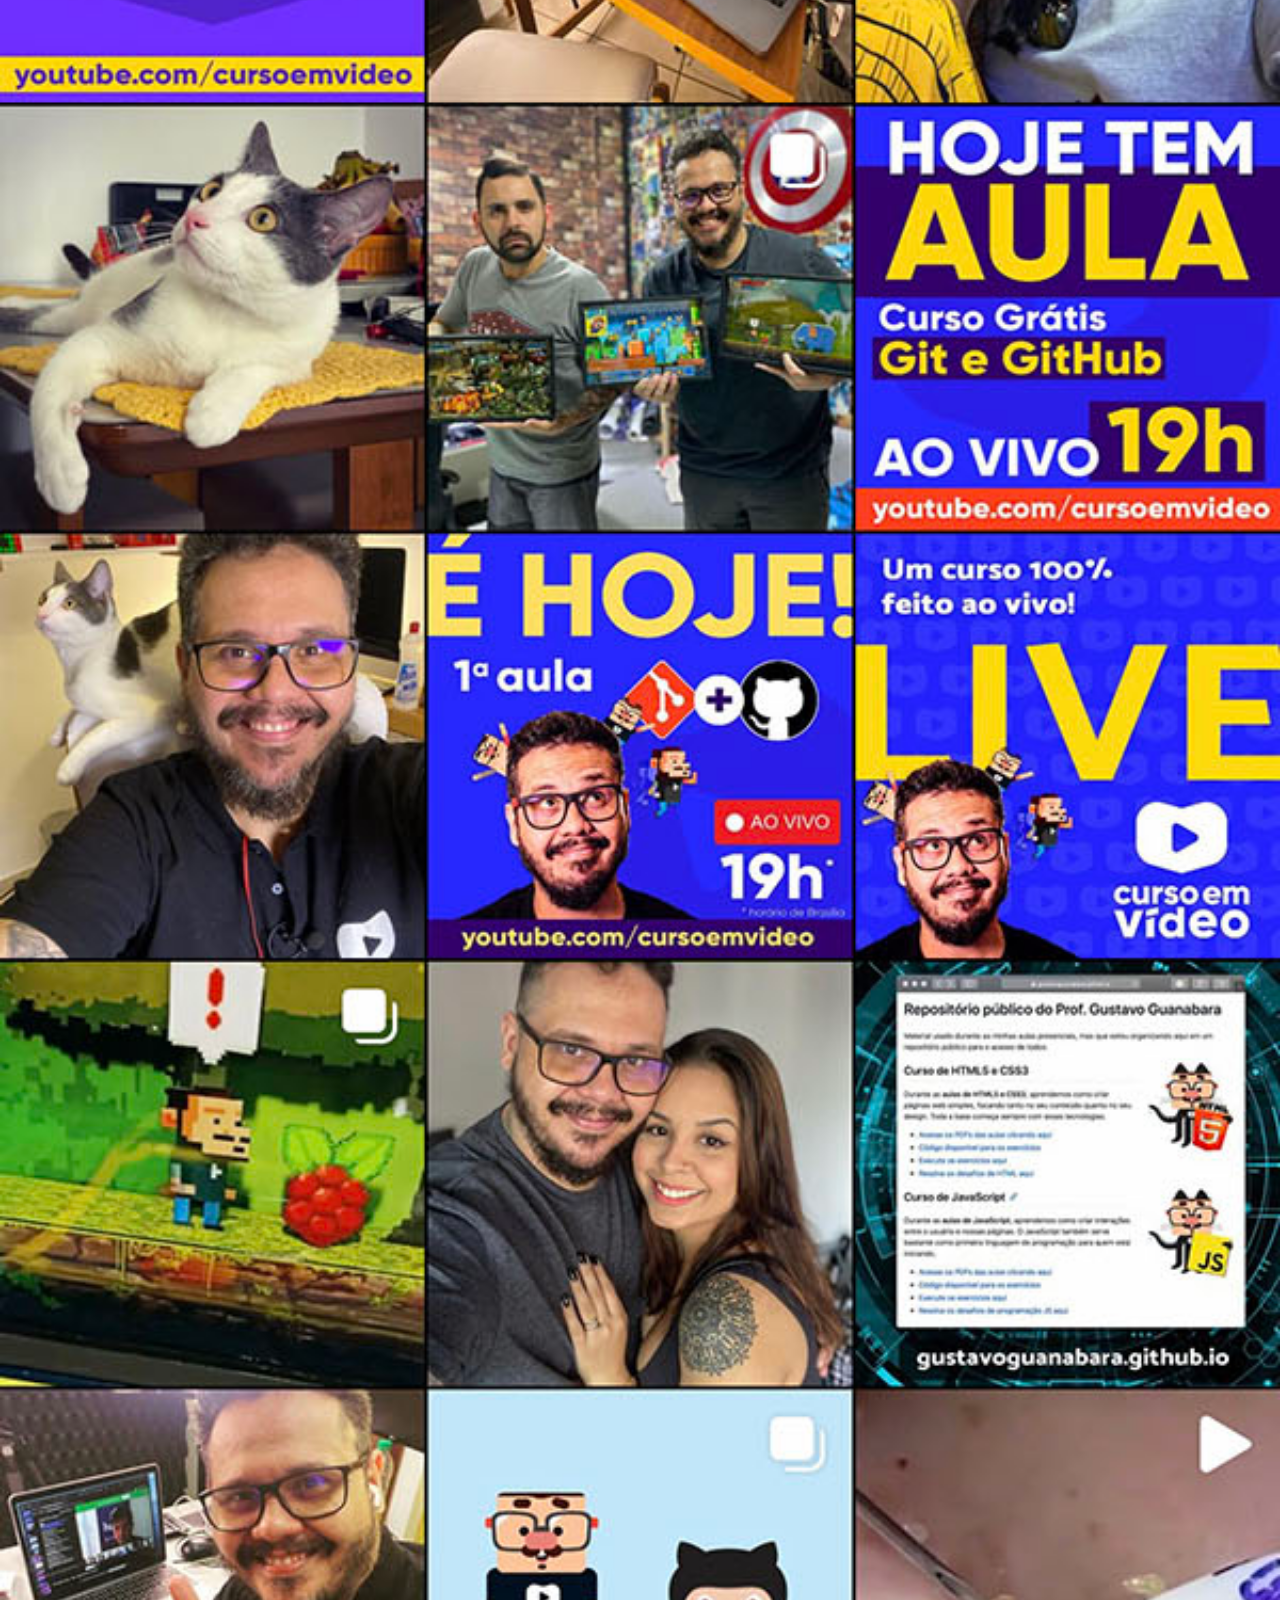
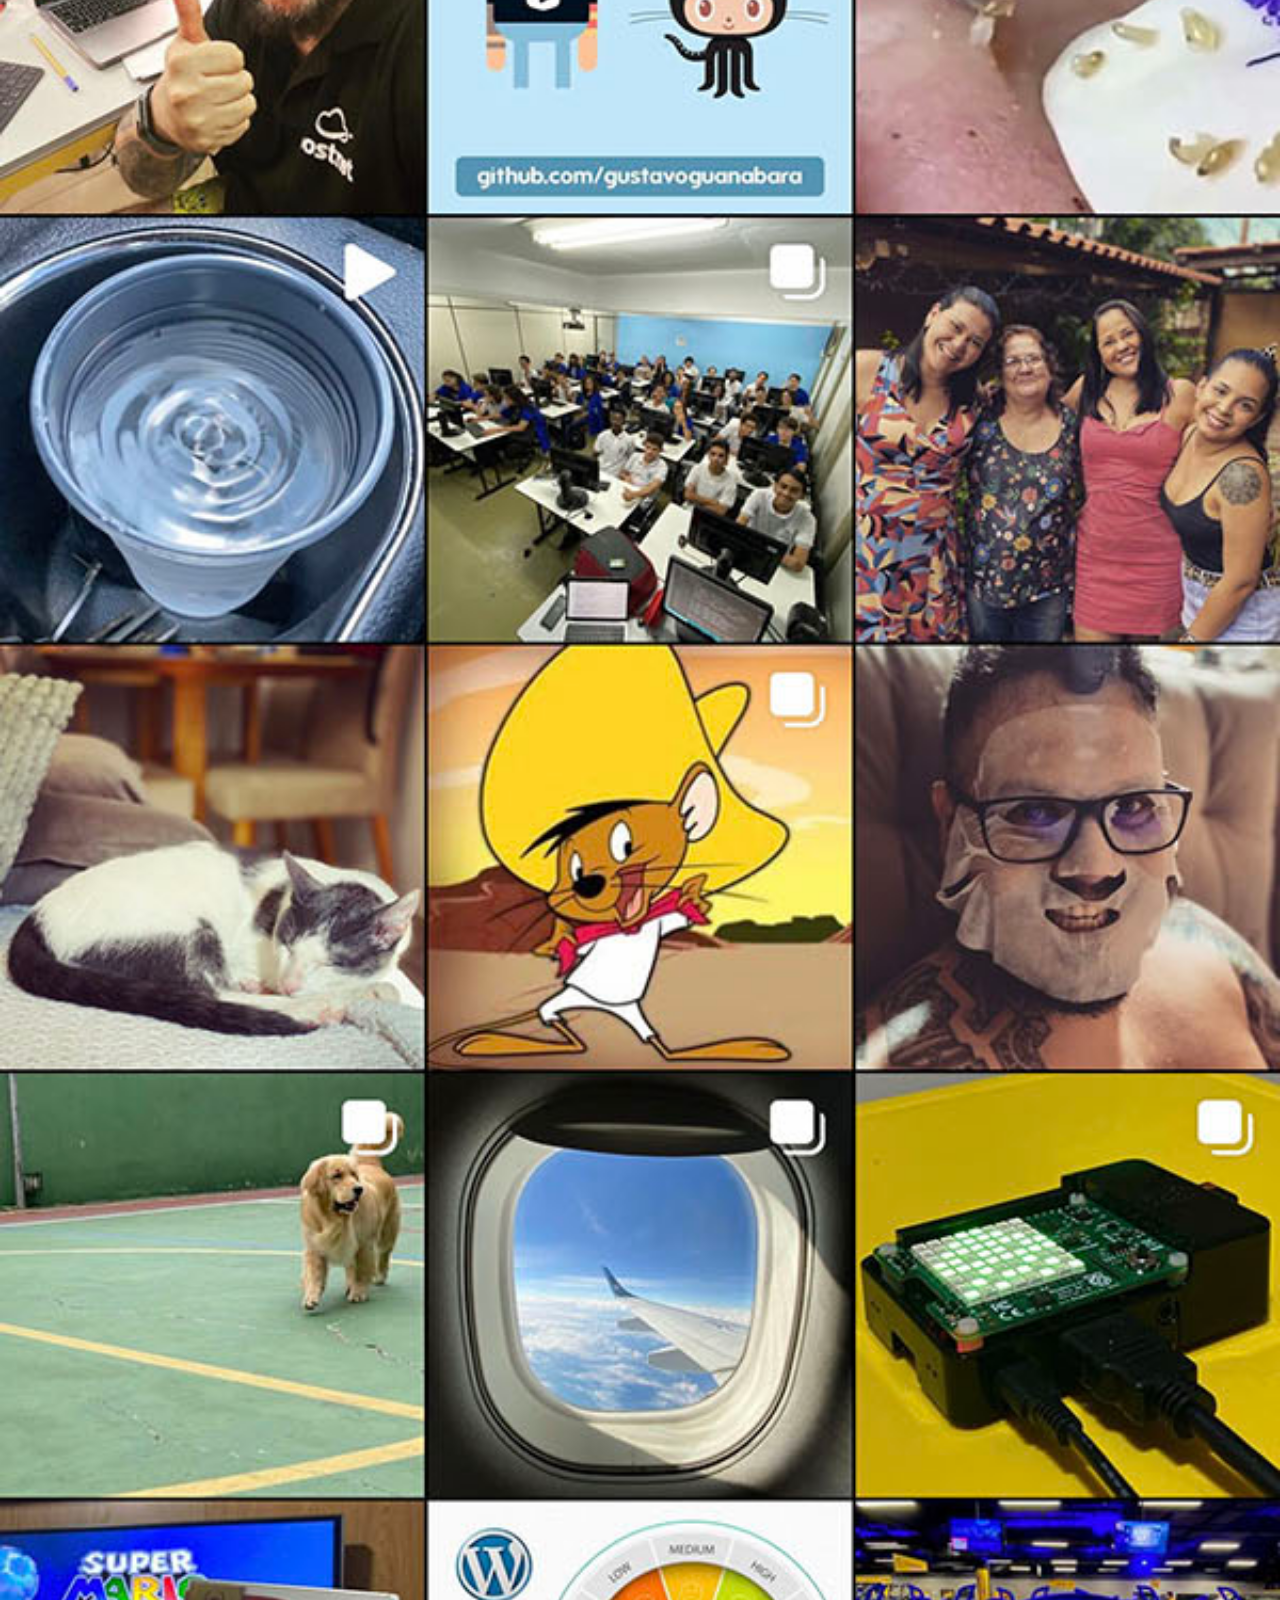
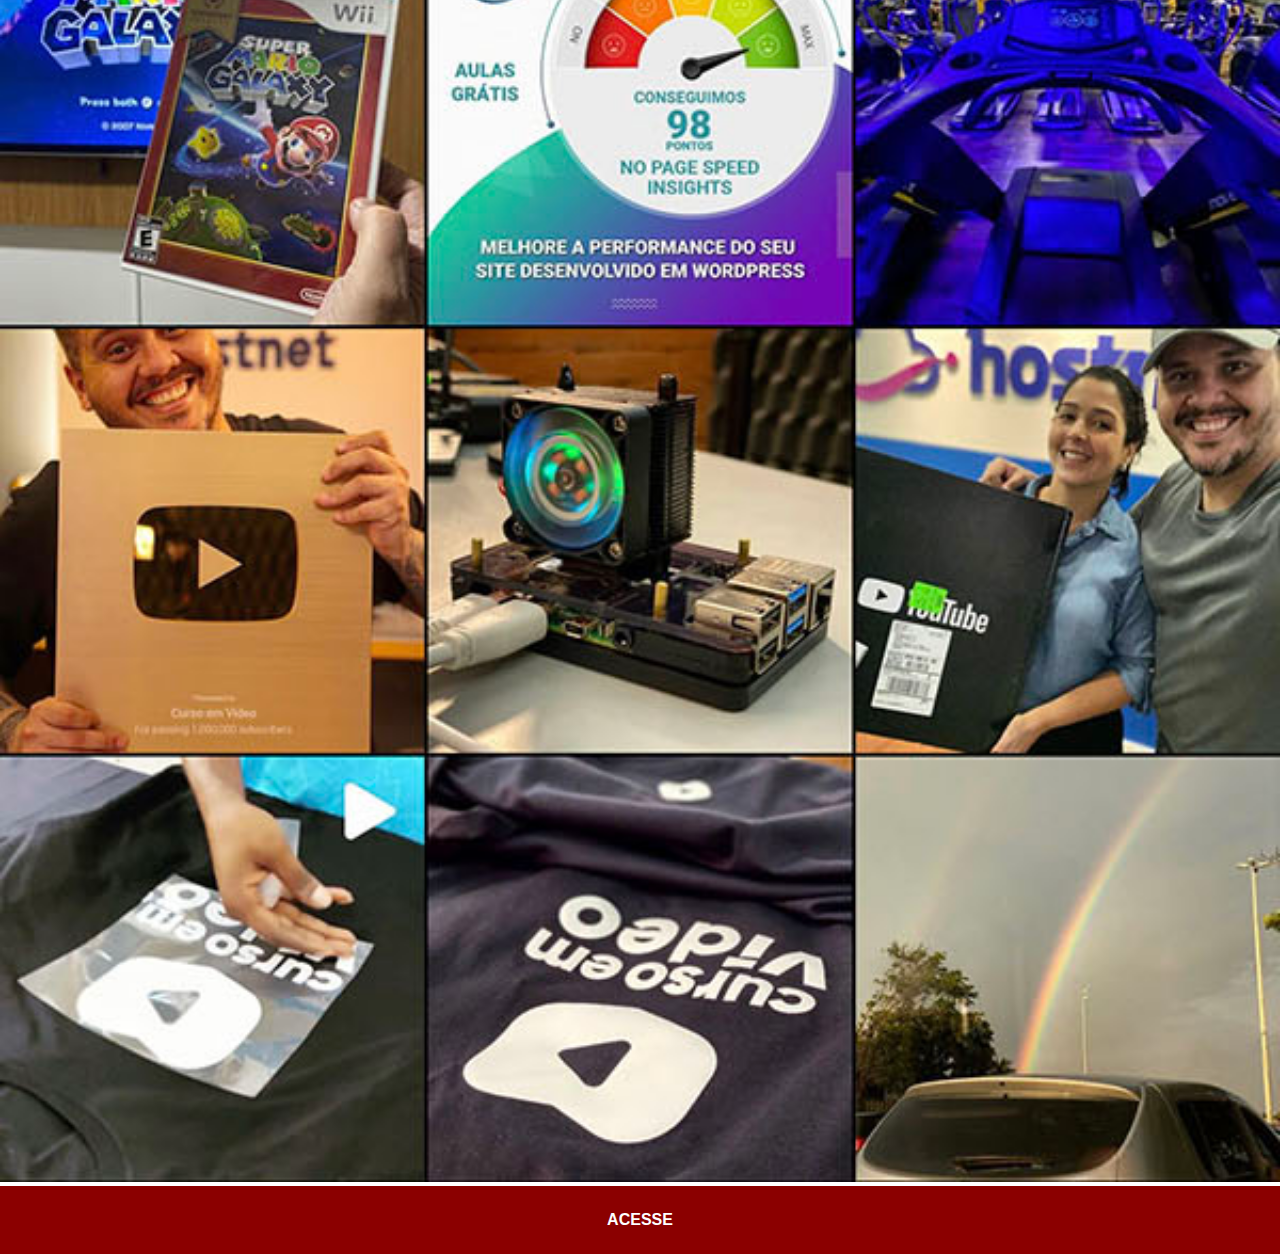
<file: instagram.html>
<!DOCTYPE html>
<html lang="pt-br">
<head>
    <meta charset="UTF-8">
    <meta name="viewport" content="width=device-width, initial-scale=1.0">
    <title>Document</title>
    <link rel="stylesheet" href="estilos/social.css">
</head>
<body>
    <img src="imagens/tela-instagram.jpg" alt="instagram">

    <a href="https://www.instagram.com/gustavoguanabara/" target="_blank">ACESSE</a>
    
</body>
</html>
</file>
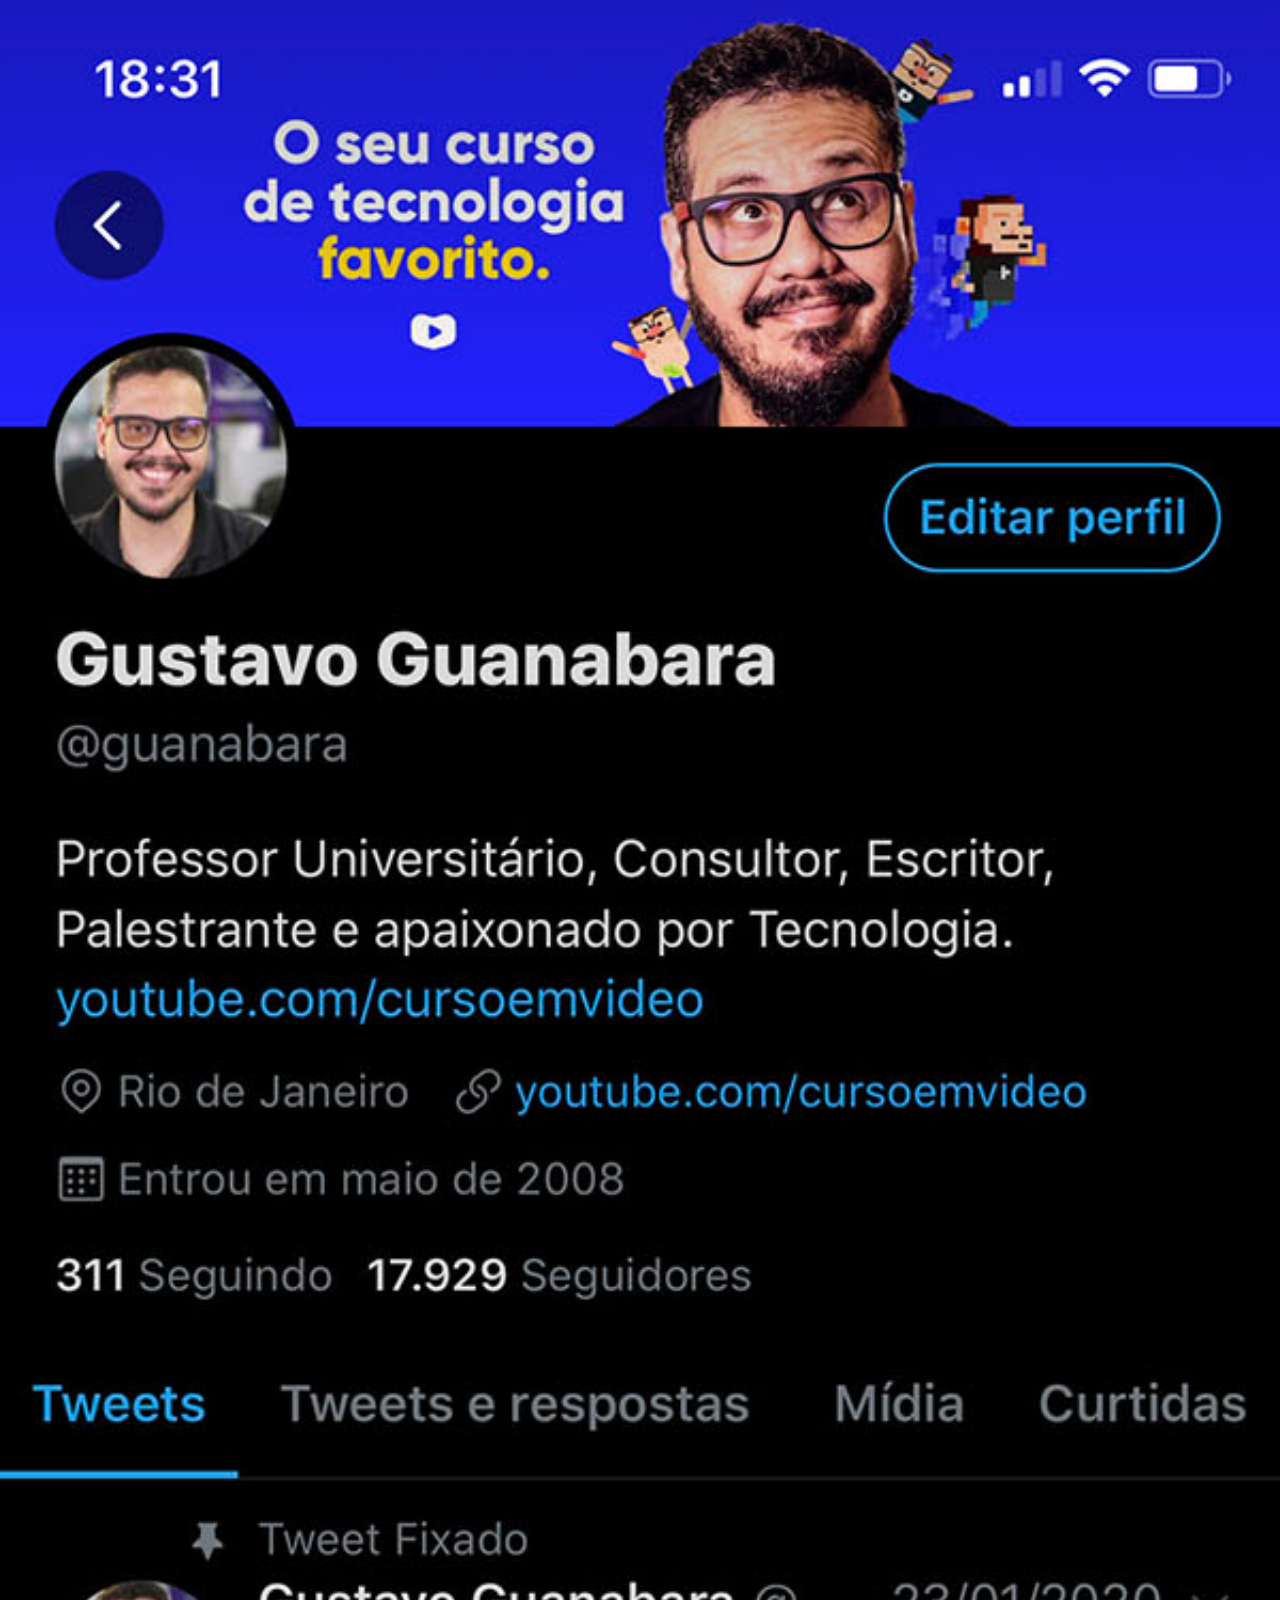
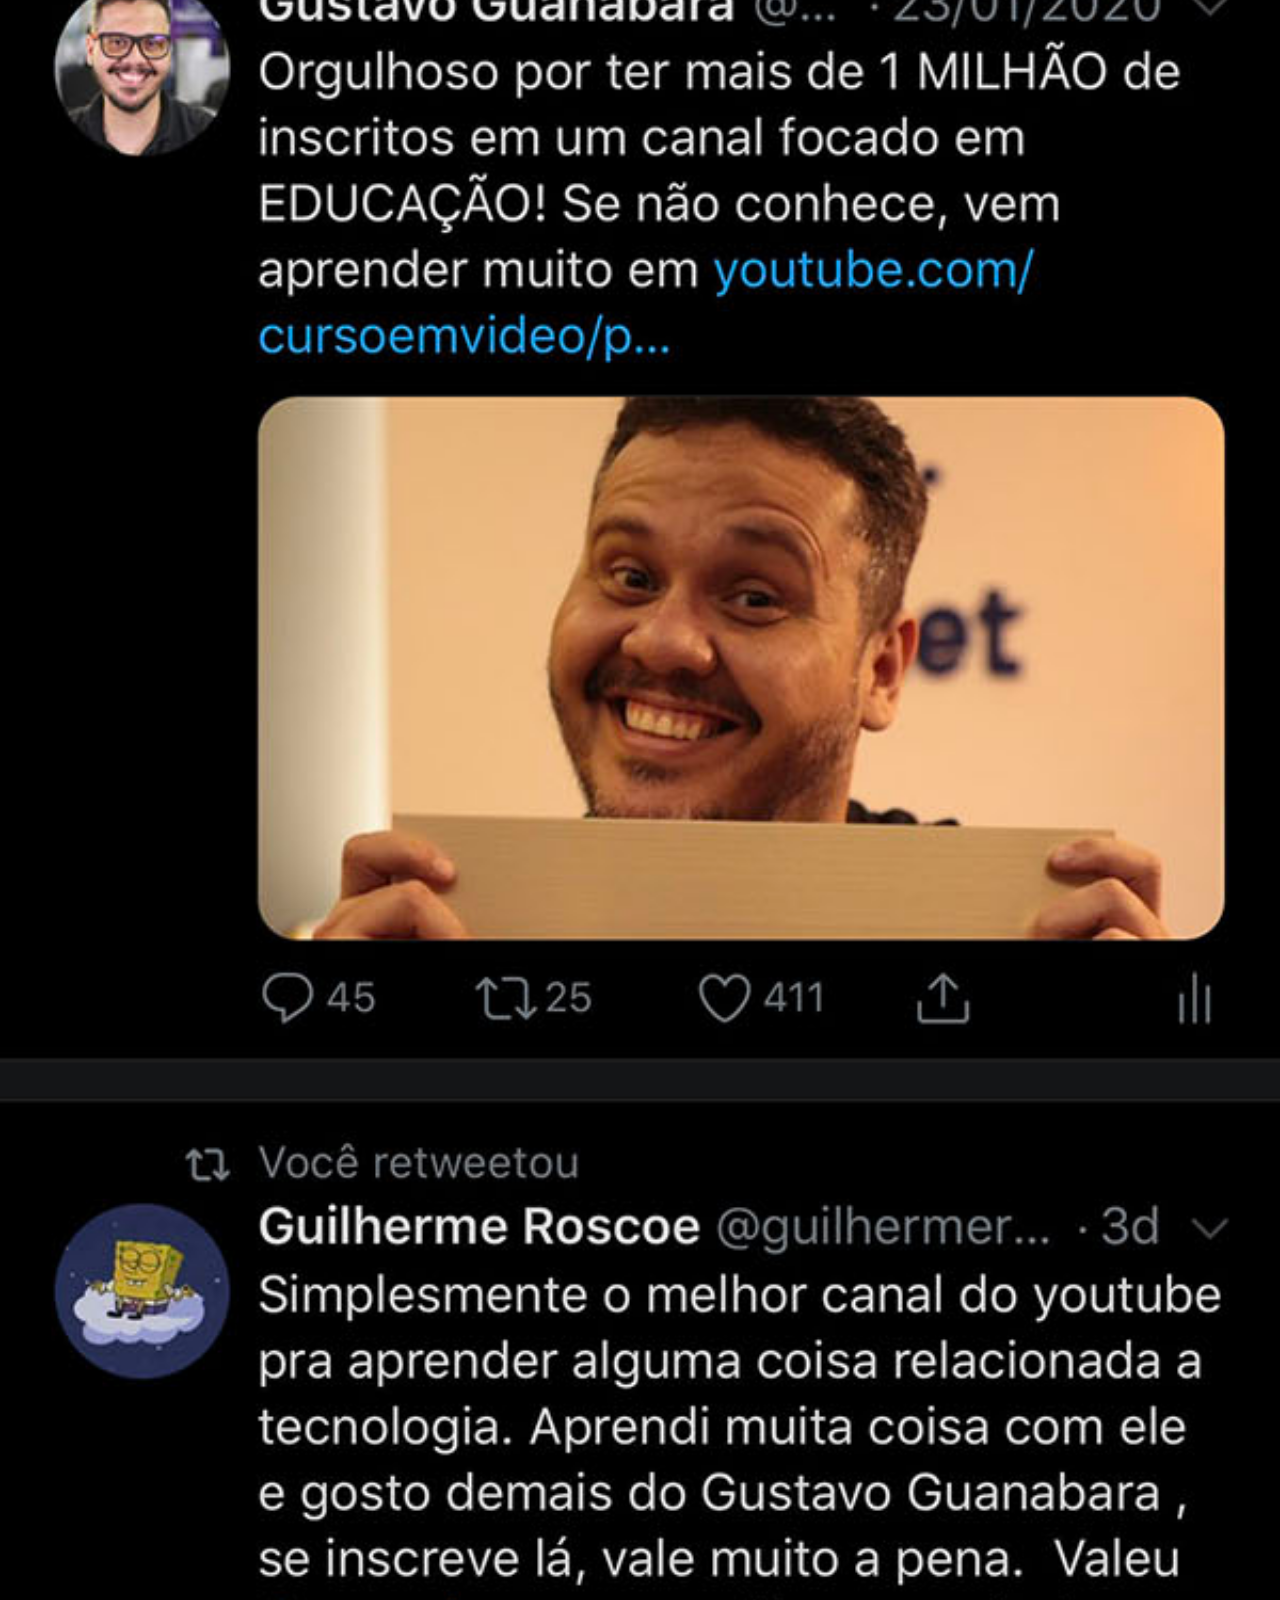
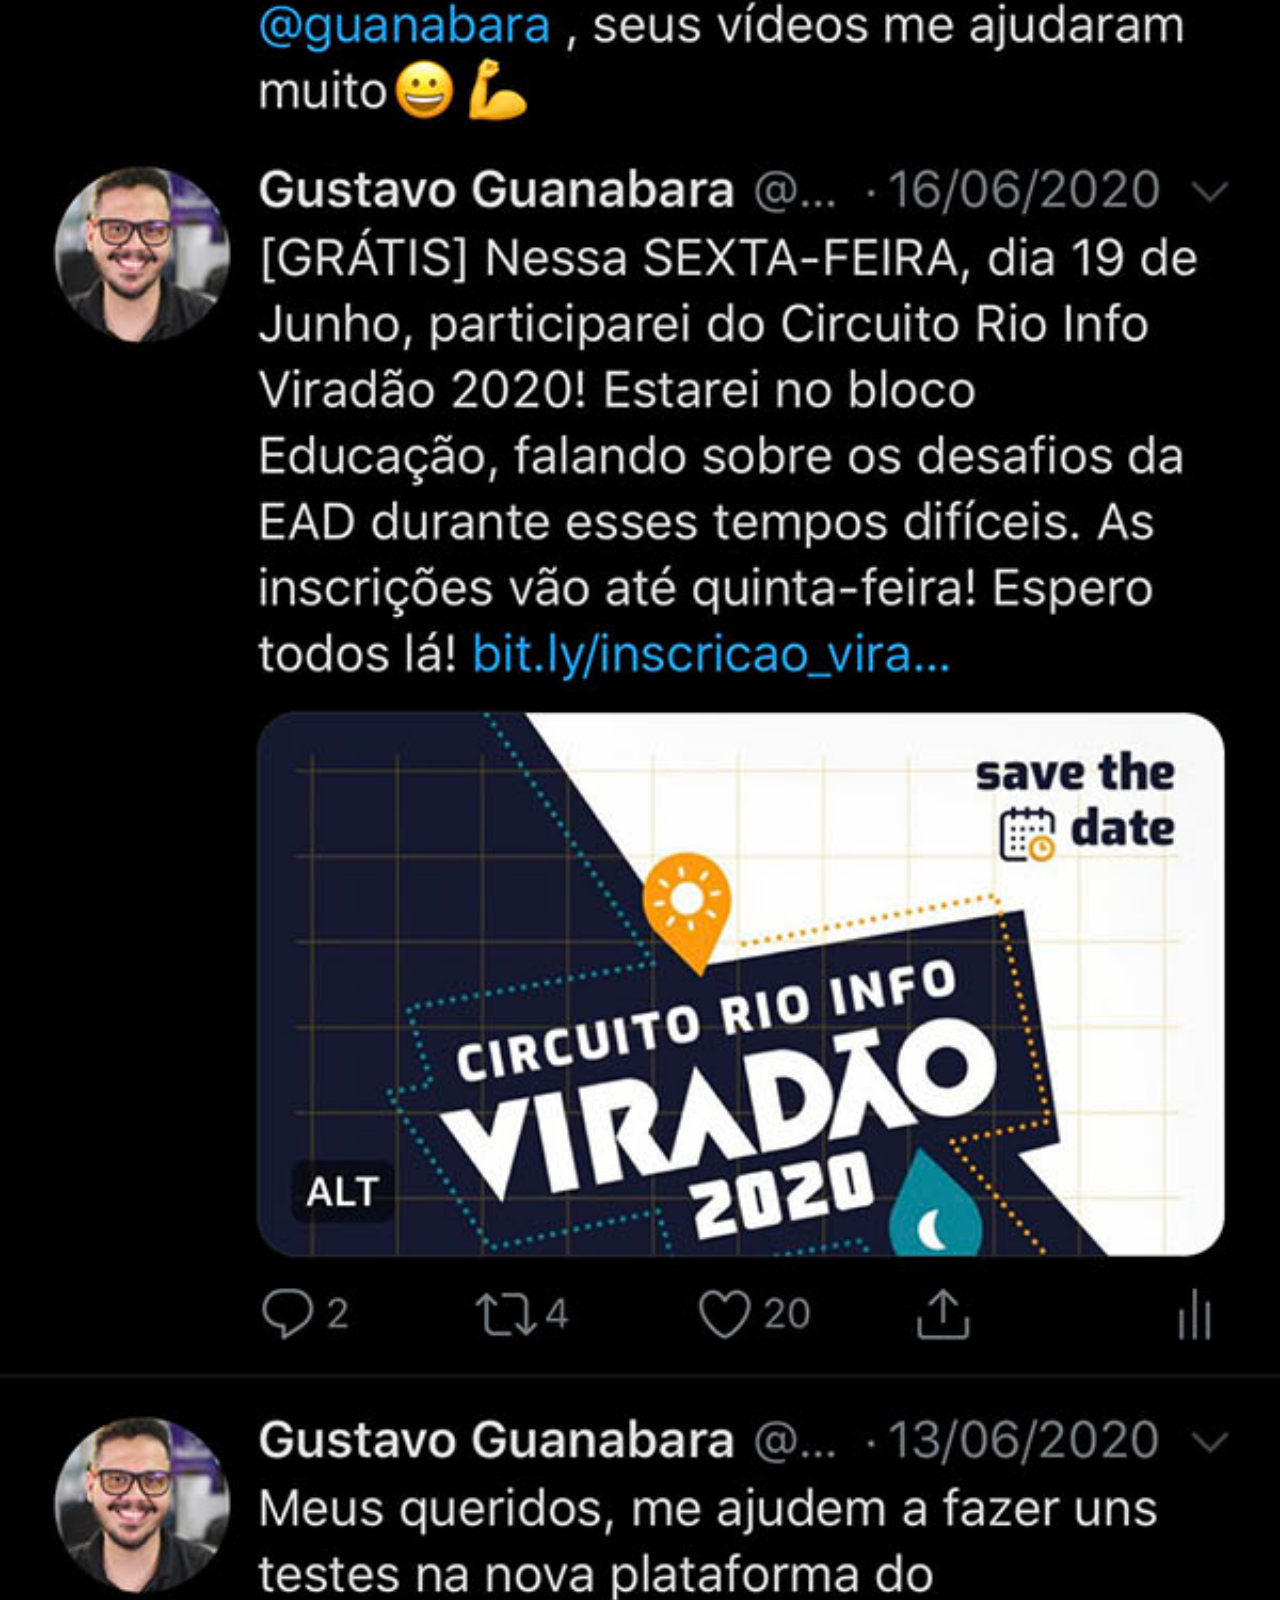
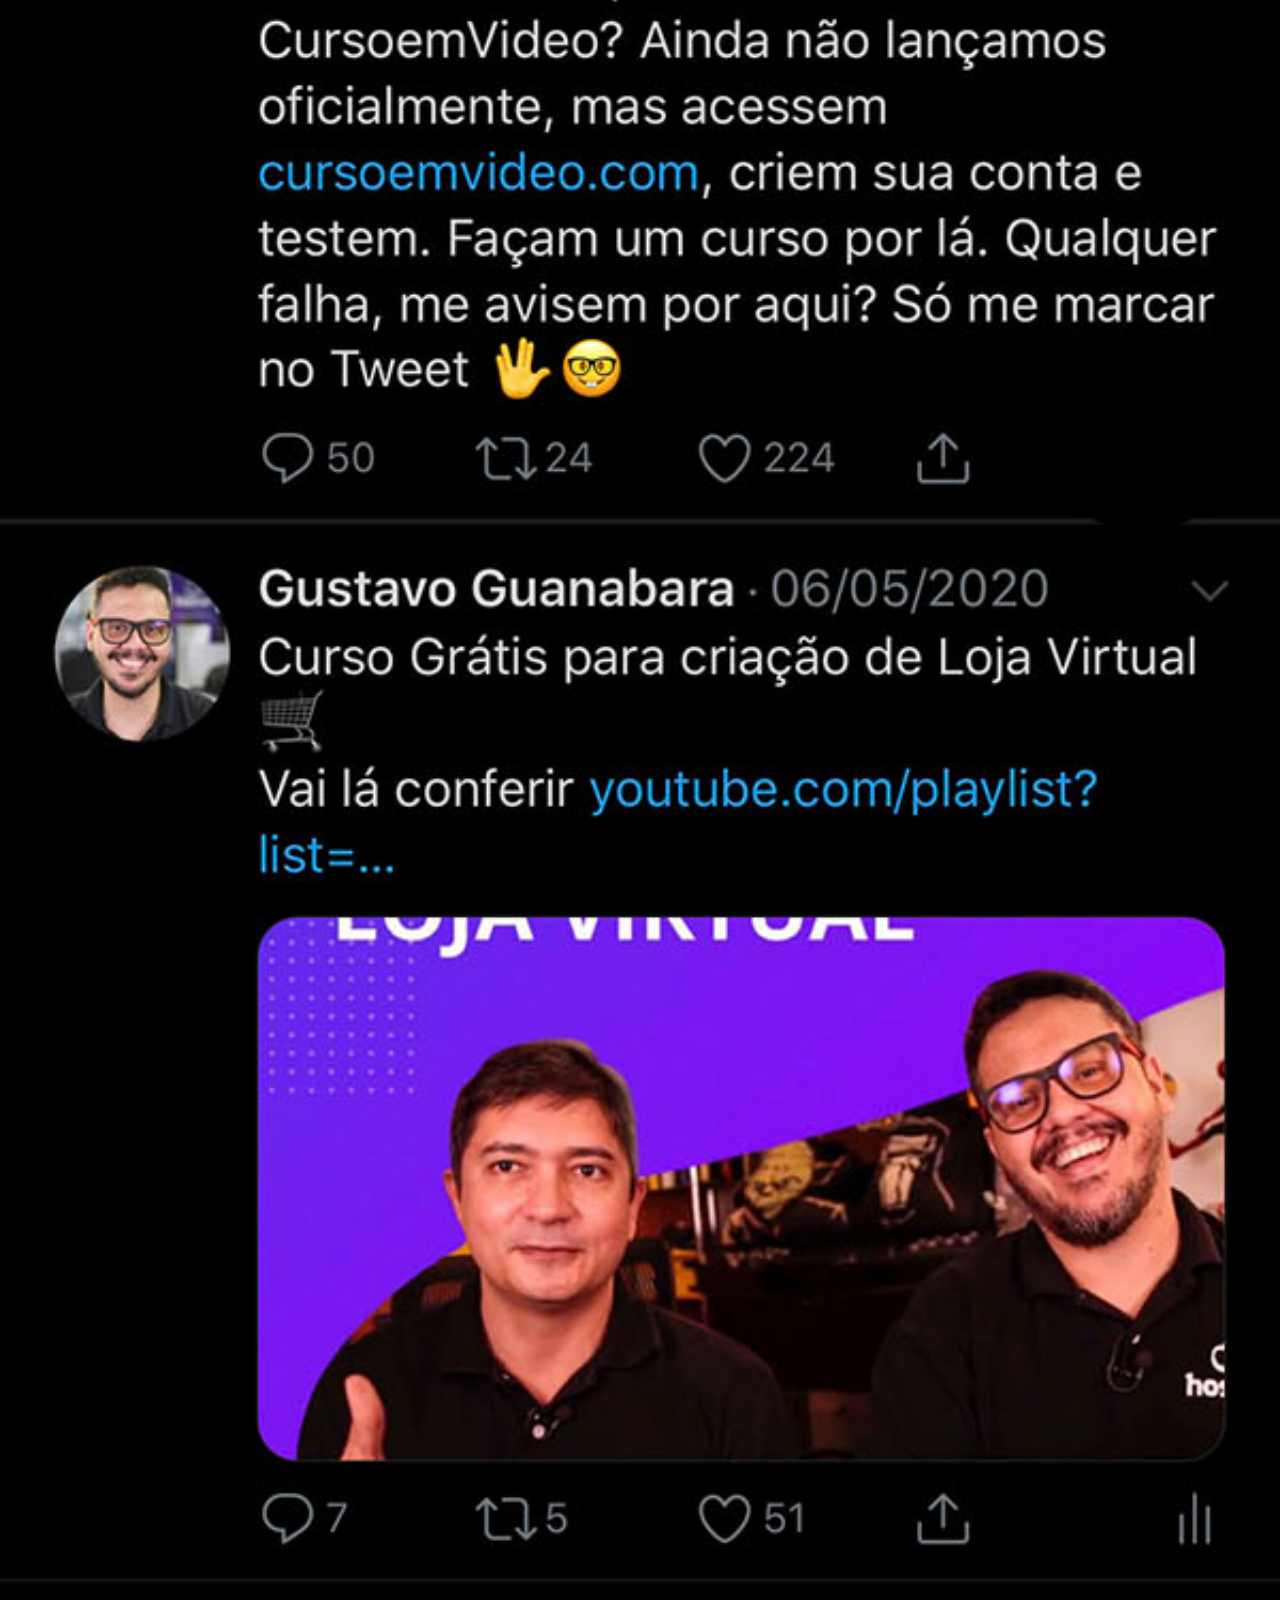
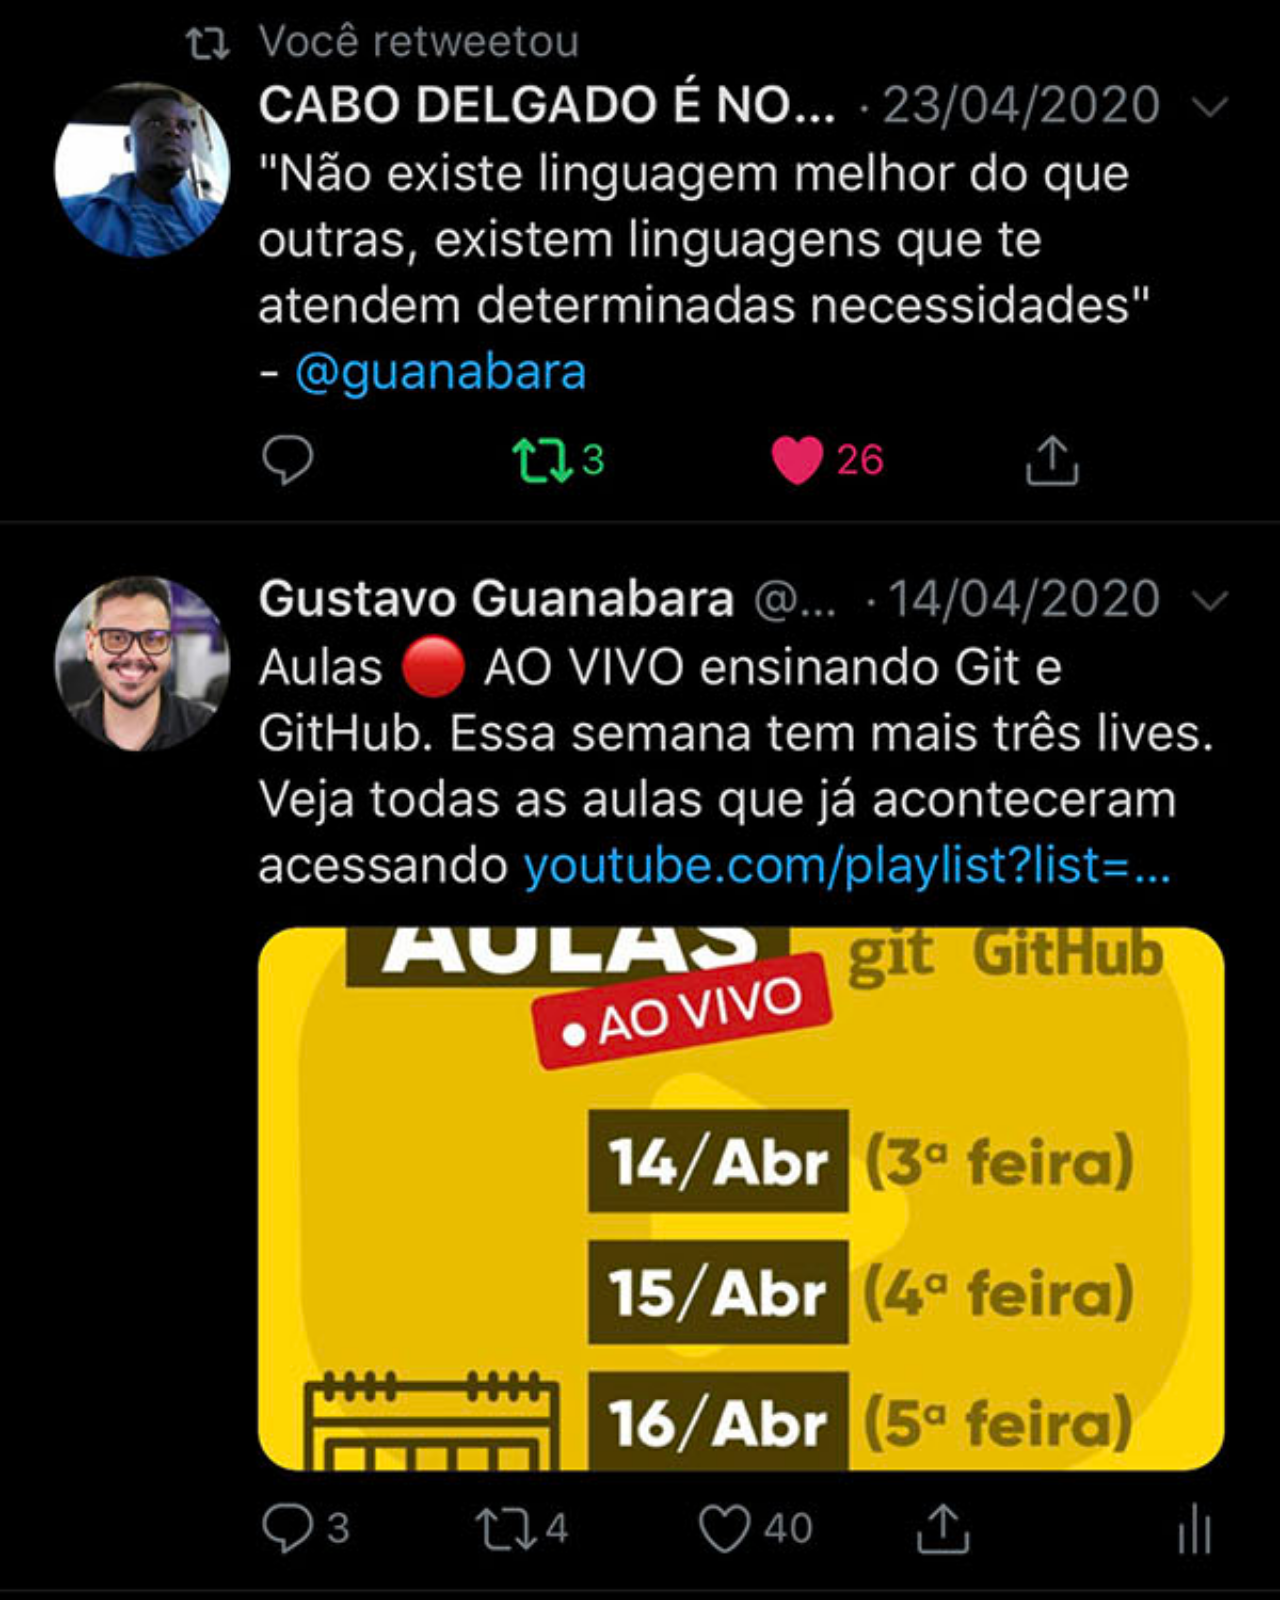
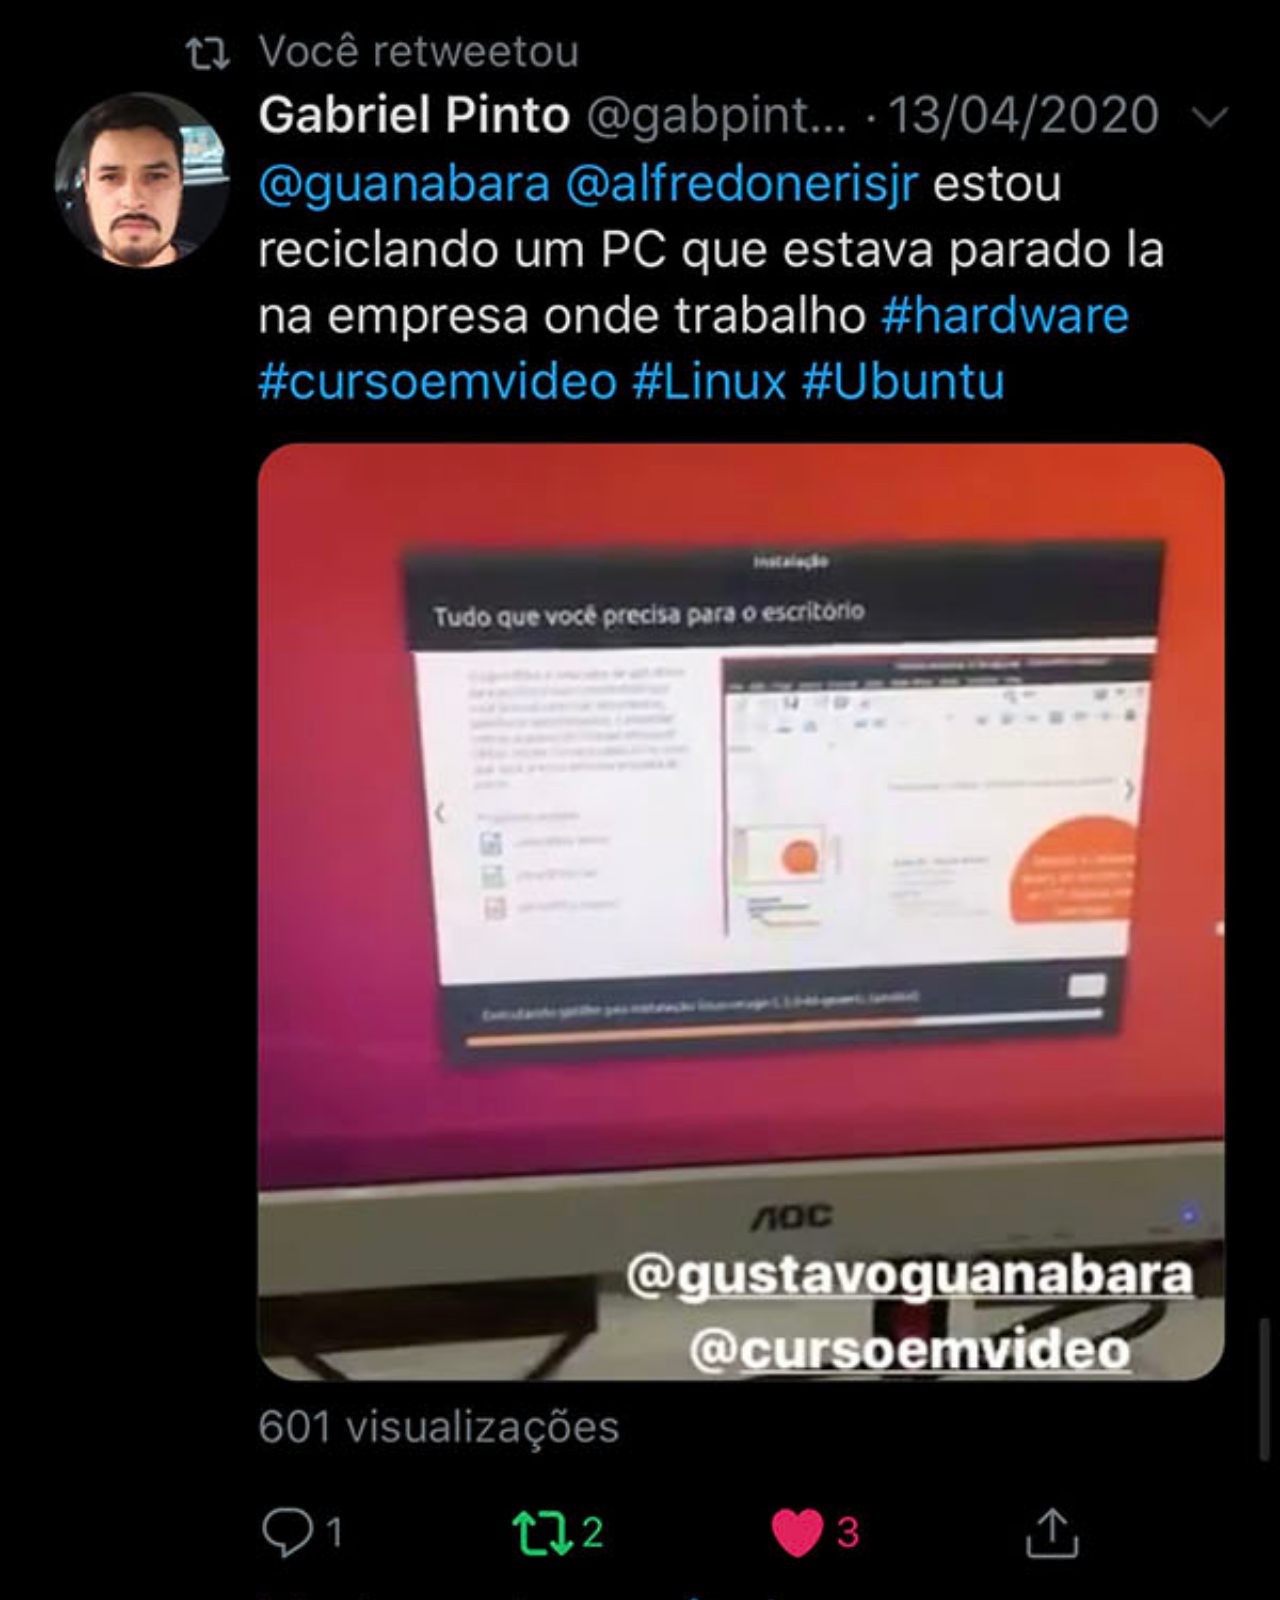
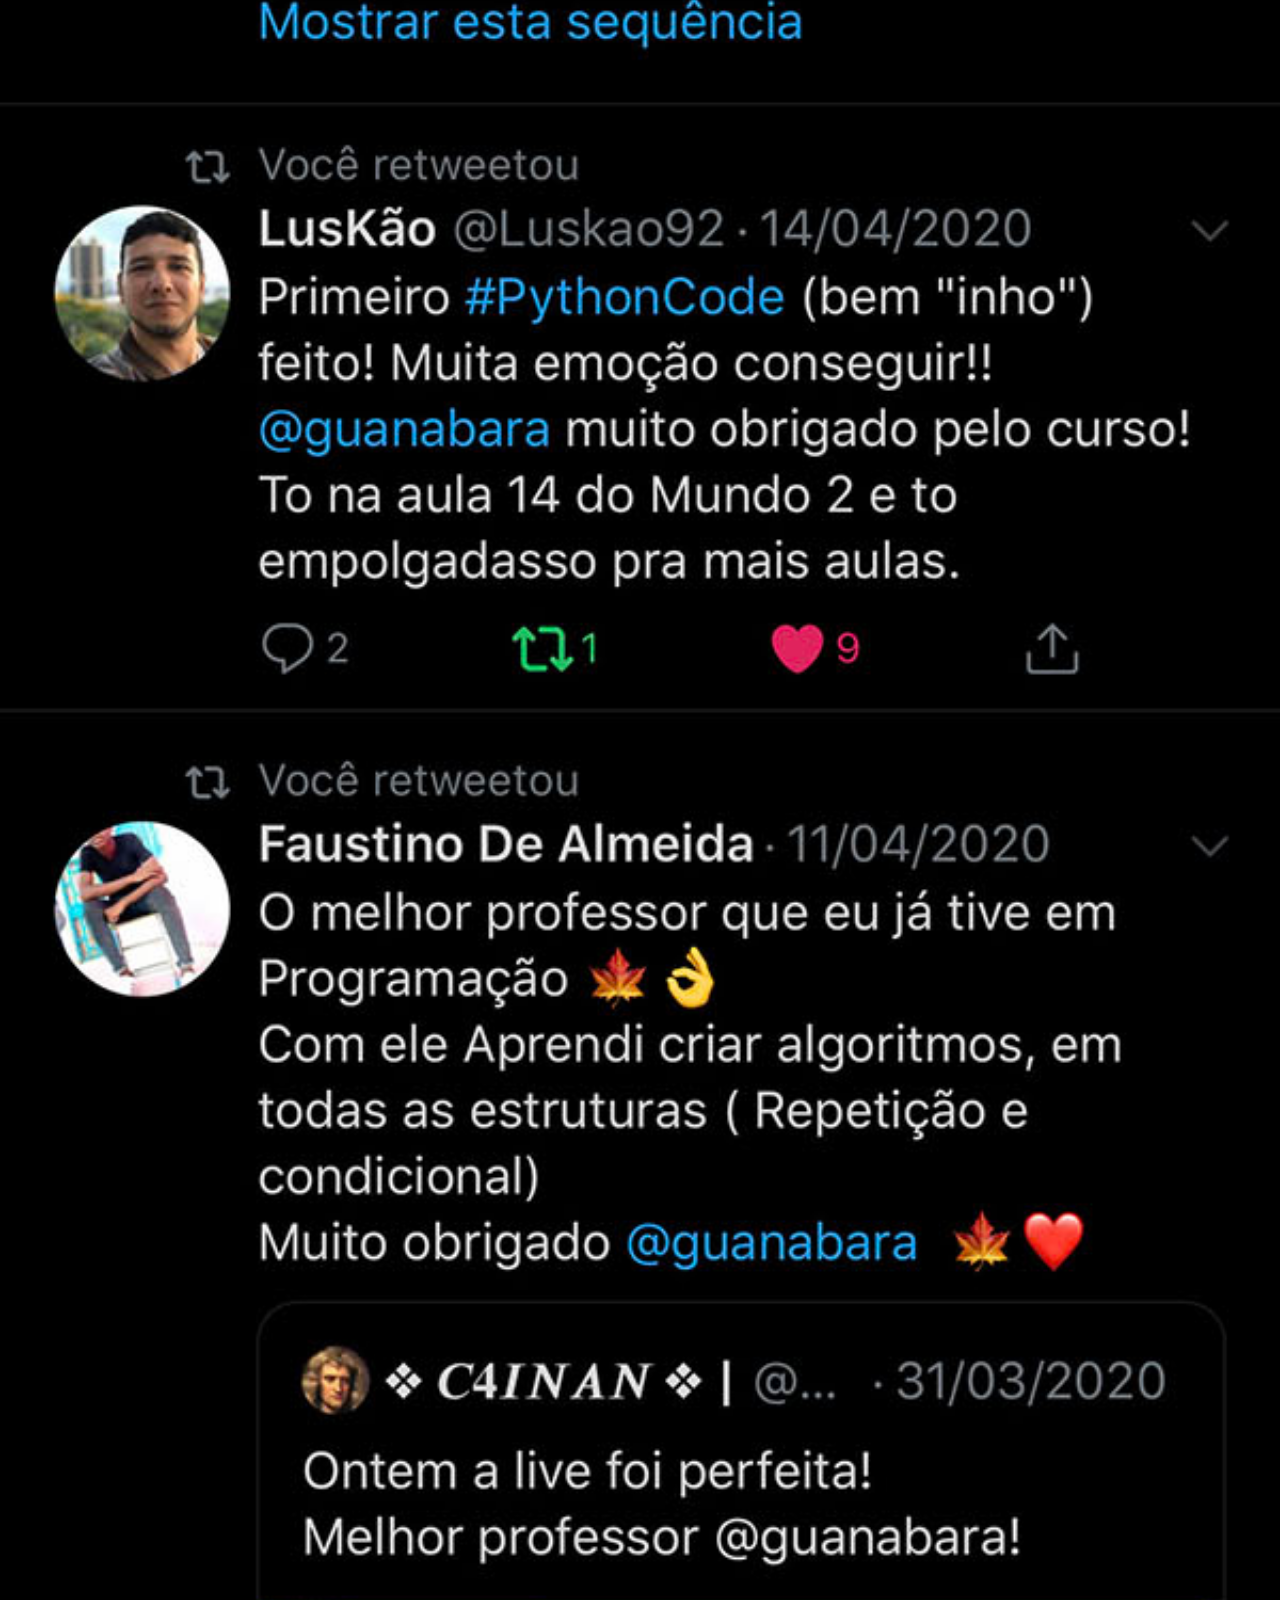
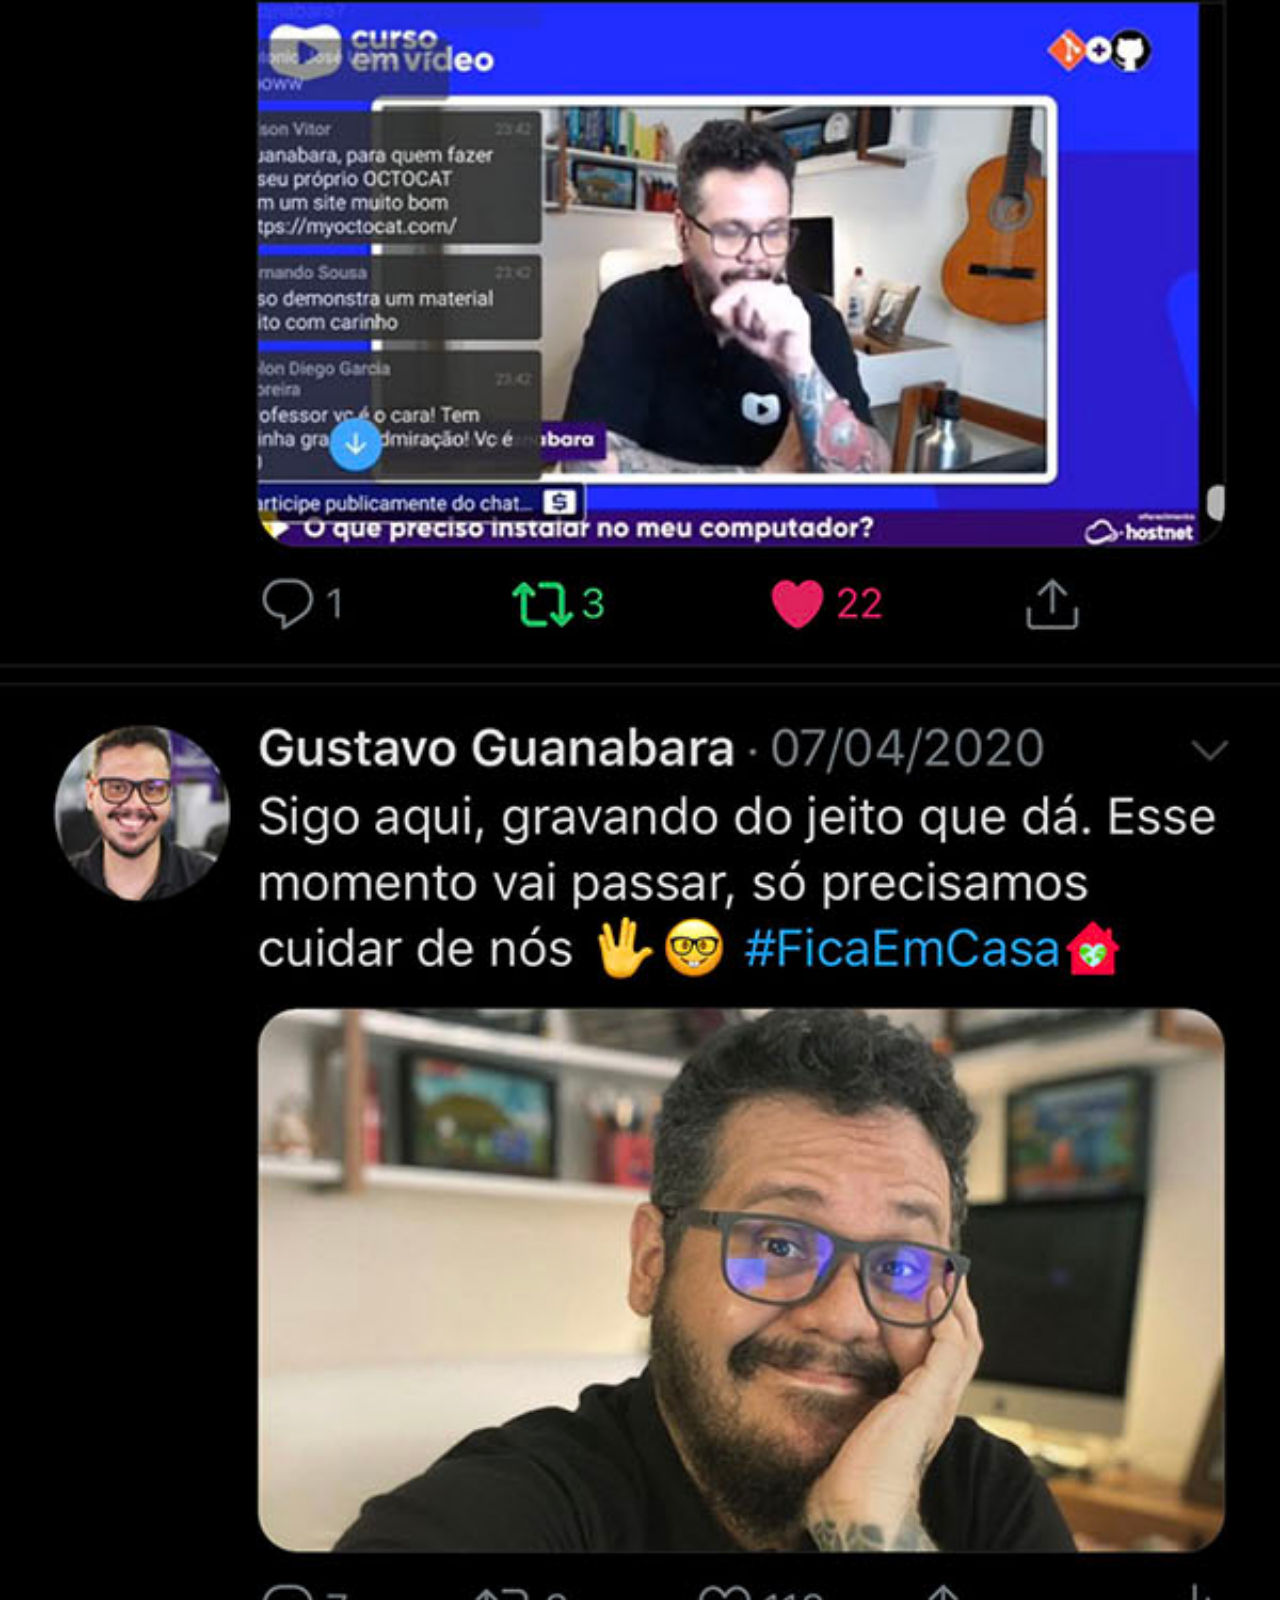
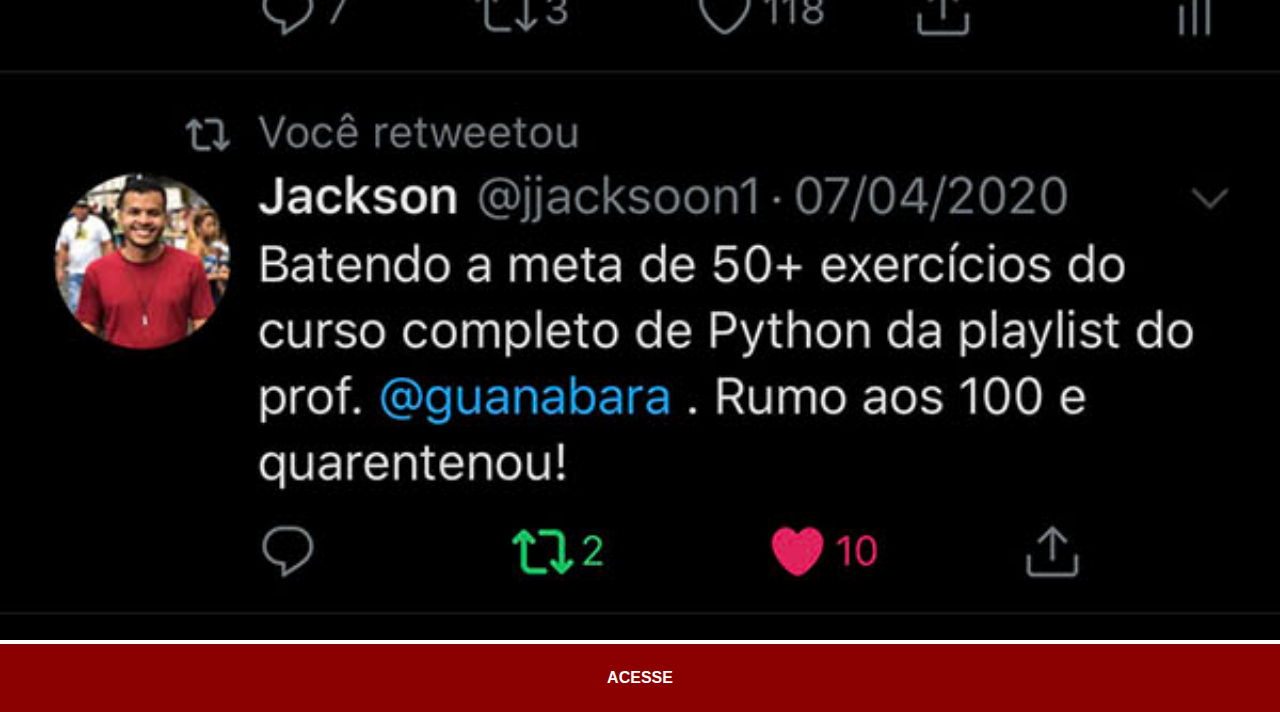
<file: twitter.html>
<!DOCTYPE html>
<html lang="pt-br">
<head>
    <meta charset="UTF-8">
    <meta name="viewport" content="width=device-width, initial-scale=1.0">
    <title>Document</title>
    <link rel="stylesheet" href="estilos/social.css">
</head>
<body>
    <img src="imagens/tela-twitter.jpg" alt="twitter">
    
    <a href="https://x.com/guanabara" target="_blank">ACESSE</a>


</body>
</html>
</file>
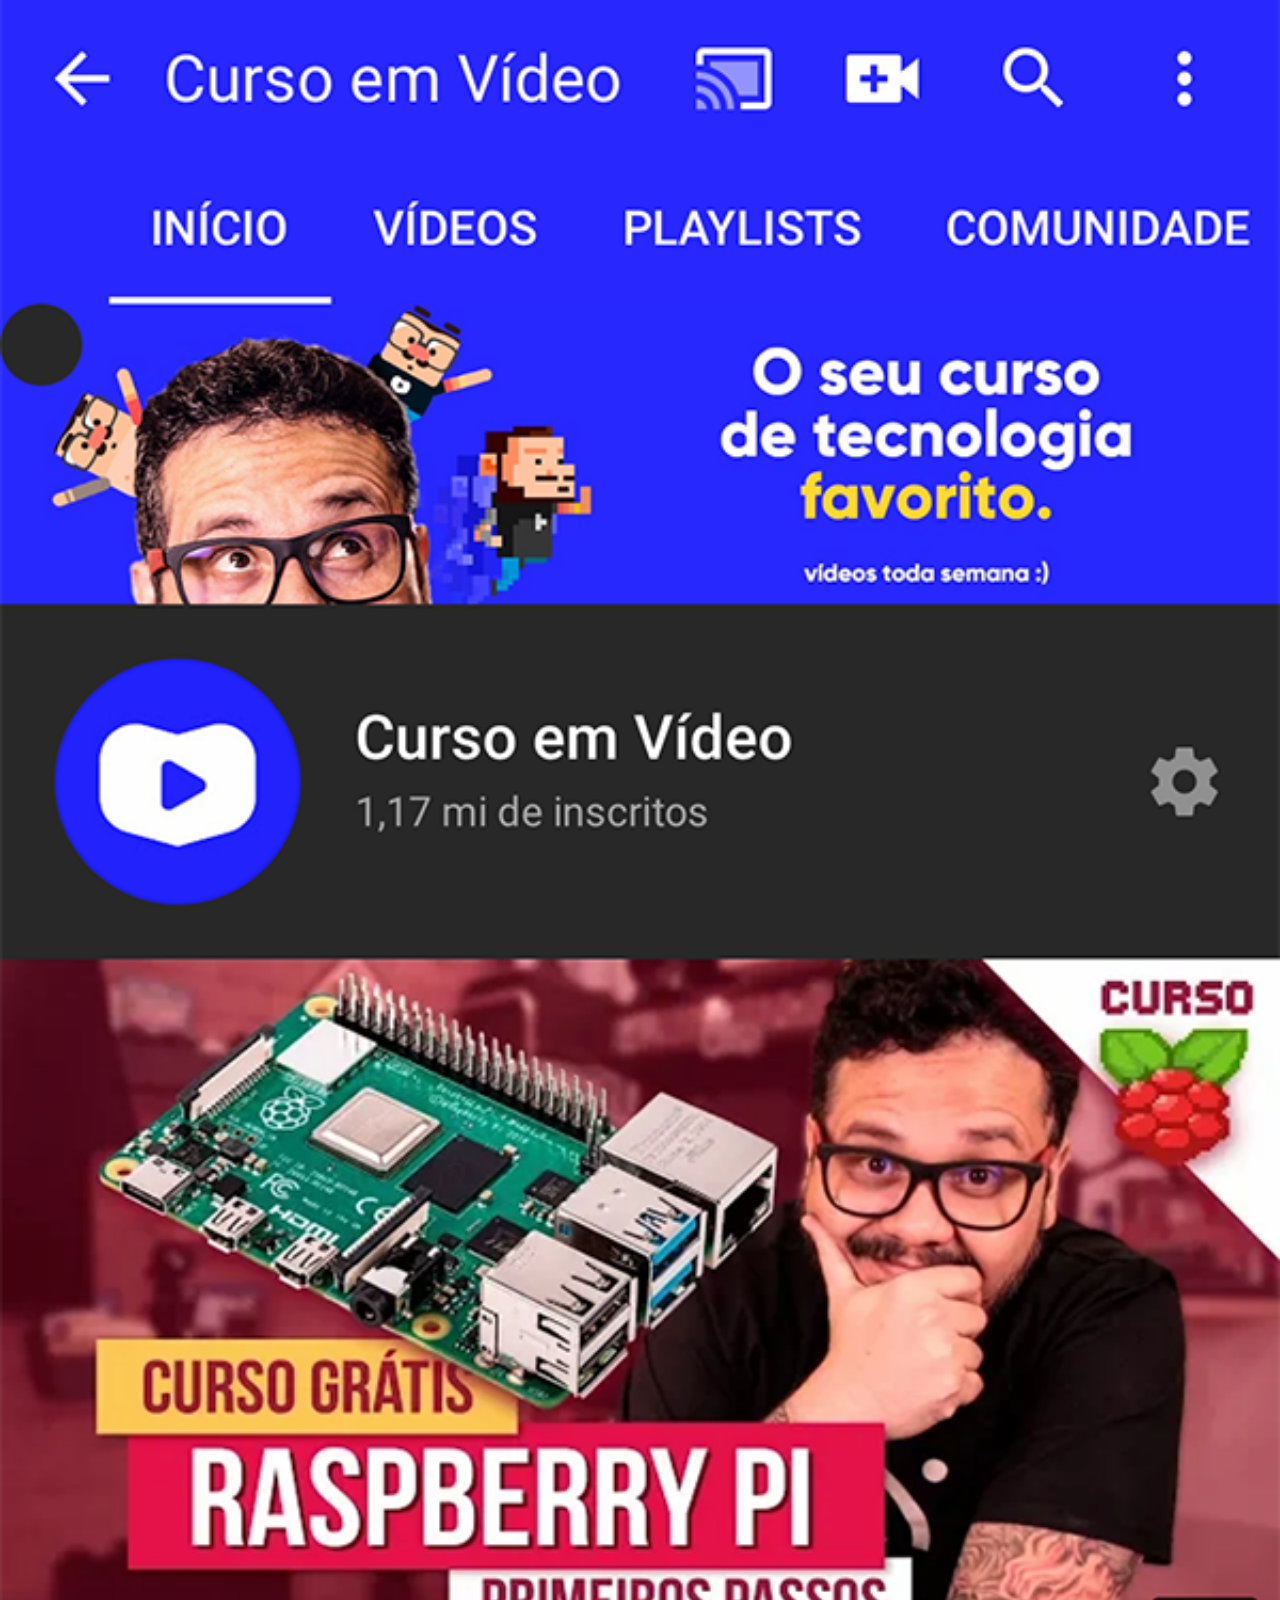
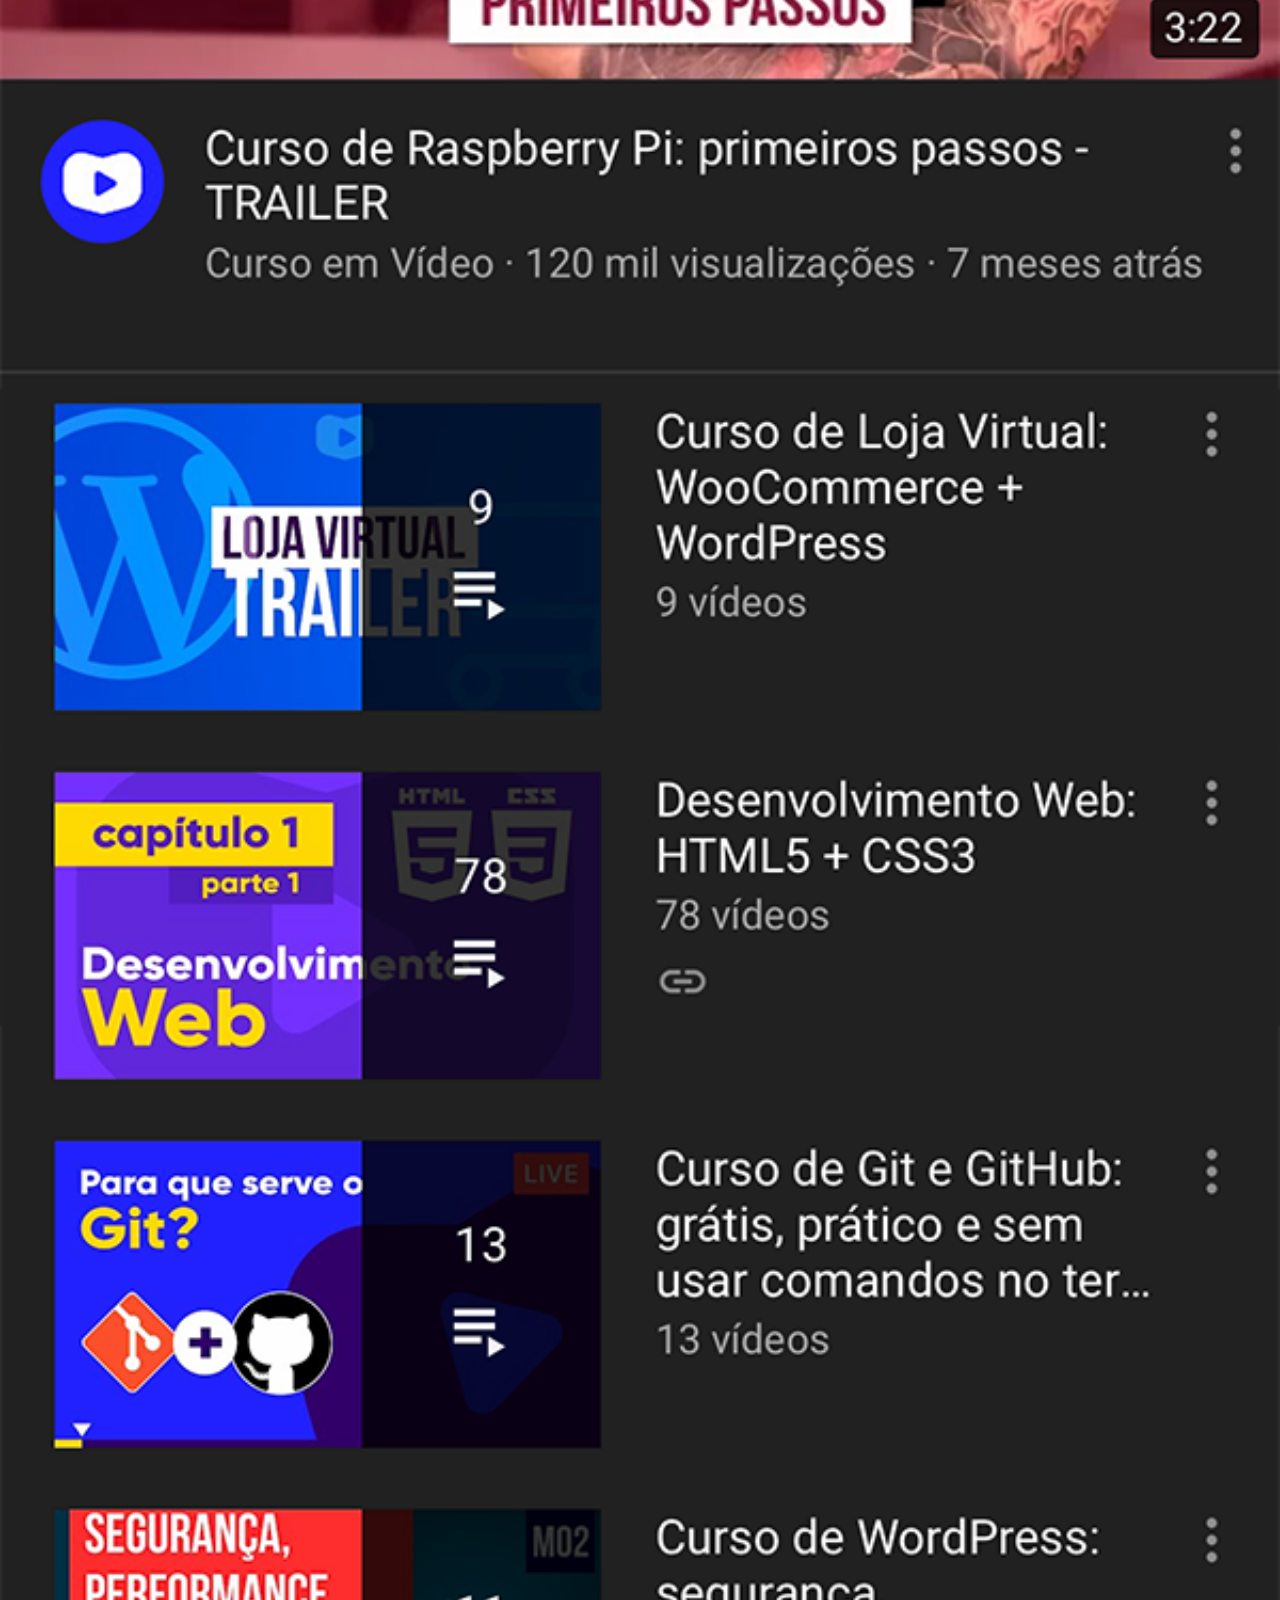
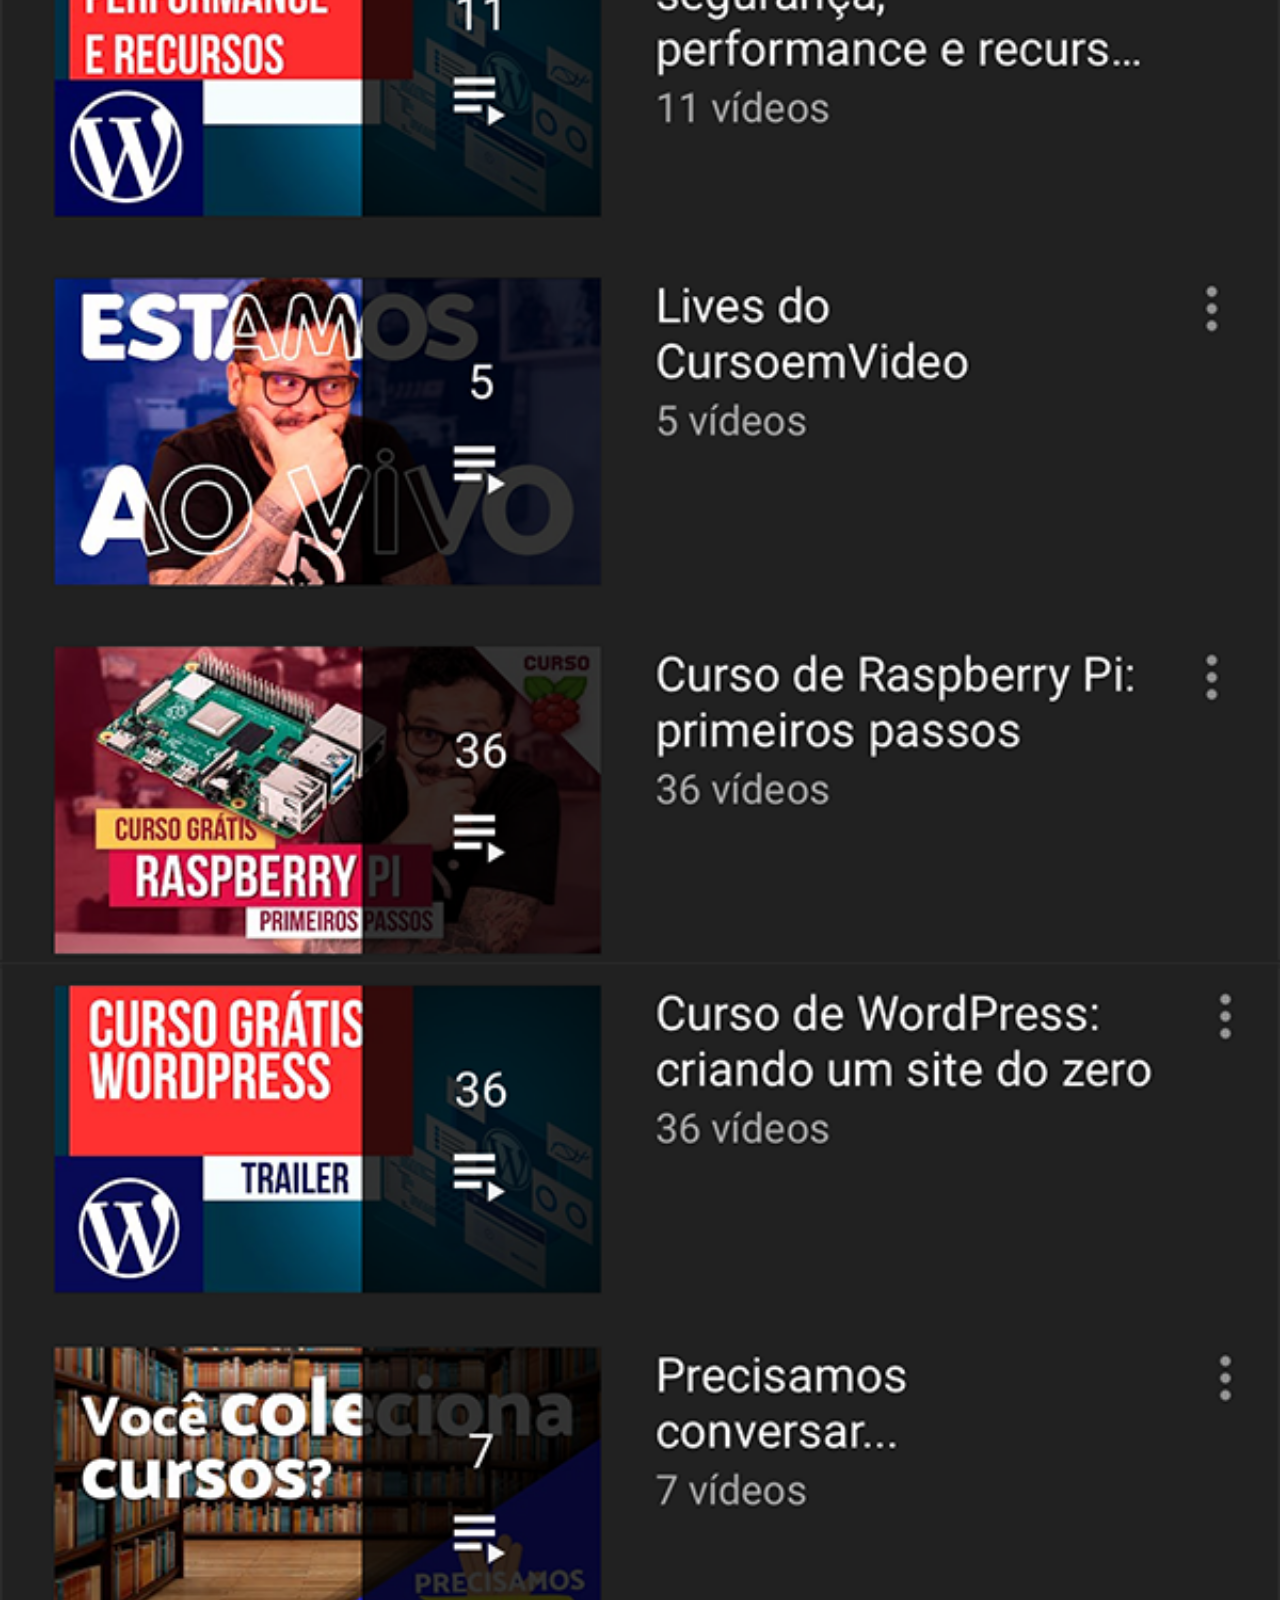
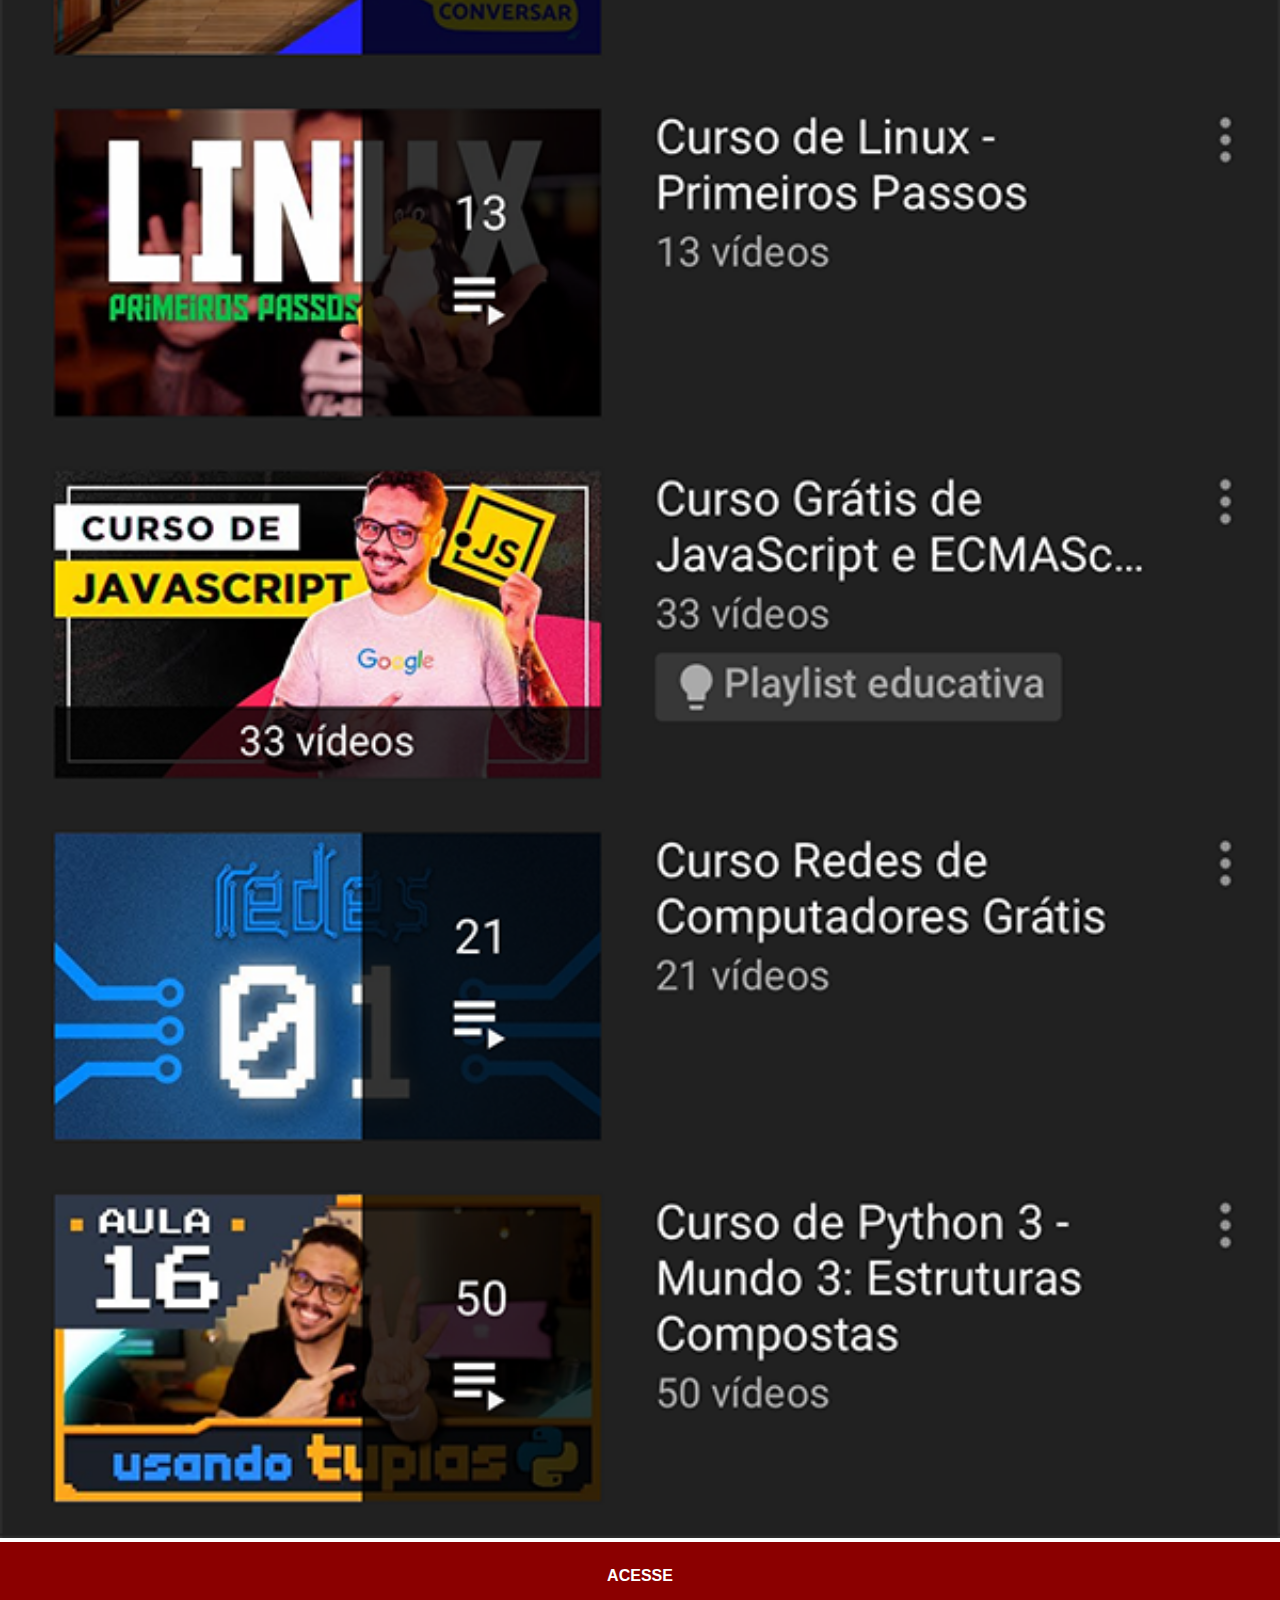
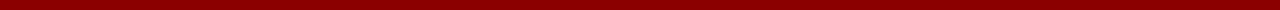
<file: youtube.html>
<!DOCTYPE html>
<html lang="pt-br">
<head>
    <meta charset="UTF-8">
    <meta name="viewport" content="width=device-width, initial-scale=1.0">
    <title>Document</title>
    <link rel="stylesheet" href="estilos/social.css">
</head>
<body>
    <img src="imagens/tela-youtube.png" alt="youtube">
    
    <a href="https://www.youtube.com/c/CursoemV%C3%ADdeo/playlists" target="_blank">ACESSE</a>
</body>
</html>
</file>
<file: estilos/style.css>
@charset "UTF-8";

*{
    padding: 0px;
    margin: 0px;
    font-family: Arial, Helvetica, sans-serif;
}

body, html{
    height: 100vh;
    width: 100vw;
    background-color: black;
}
body{
    background: url(../imagens/fundo-madeira.jpg) no-repeat top center;
    background-size: cover;
    background-attachment: fixed;
}
main{
    position: relative;
    height: 100vh;
}
section#telefone{
    position: absolute;
    top: 50%;
    left: 50%;
    transform: translate(-50%, -50%);

    height: 627px;
    width: 311px;

    background: transparent url(../imagens/frame-iphone.png) no-repeat;
}

iframe#tela{
    position: relative;
    top: 80px;
    left: 21px;
    width: 265px;
    height: 468px;
}

section#redes-sociais{
    text-align: right;
}

section#redes-sociais img{
    width: 50px;
    margin: 10px;
    border-radius: 50%;
    box-shadow: 2px 2px 5px rgba(0, 0, 0, 0.511);
    box-sizing: border-box;
}

section#redes-sociais img:hover{
    border: 2px solid rgba(255, 255, 255, 0.504);
    transform: translate(-5px, -5px);
    box-shadow: 5px 5px 10px rgba(0, 0, 0, 0.603);
    transition: transform 0.5s;
}
</file>
<file: estilos/social.css>
@charset "UTF-8";
*{
    margin: 0px;
    padding: 0px;
    font-family:Arial, Helvetica, sans-serif
    ;
}
::-webkit-scrollbar{
    height: 0px;
    width: 0px ;
}
img{
    width: 100vw;
}

a{
    display: block;
    background-color: darkred;
    padding: 25px;
    color: white;
    text-align: center;
    text-decoration: none;
    font-weight: bolder;

}
</file>
